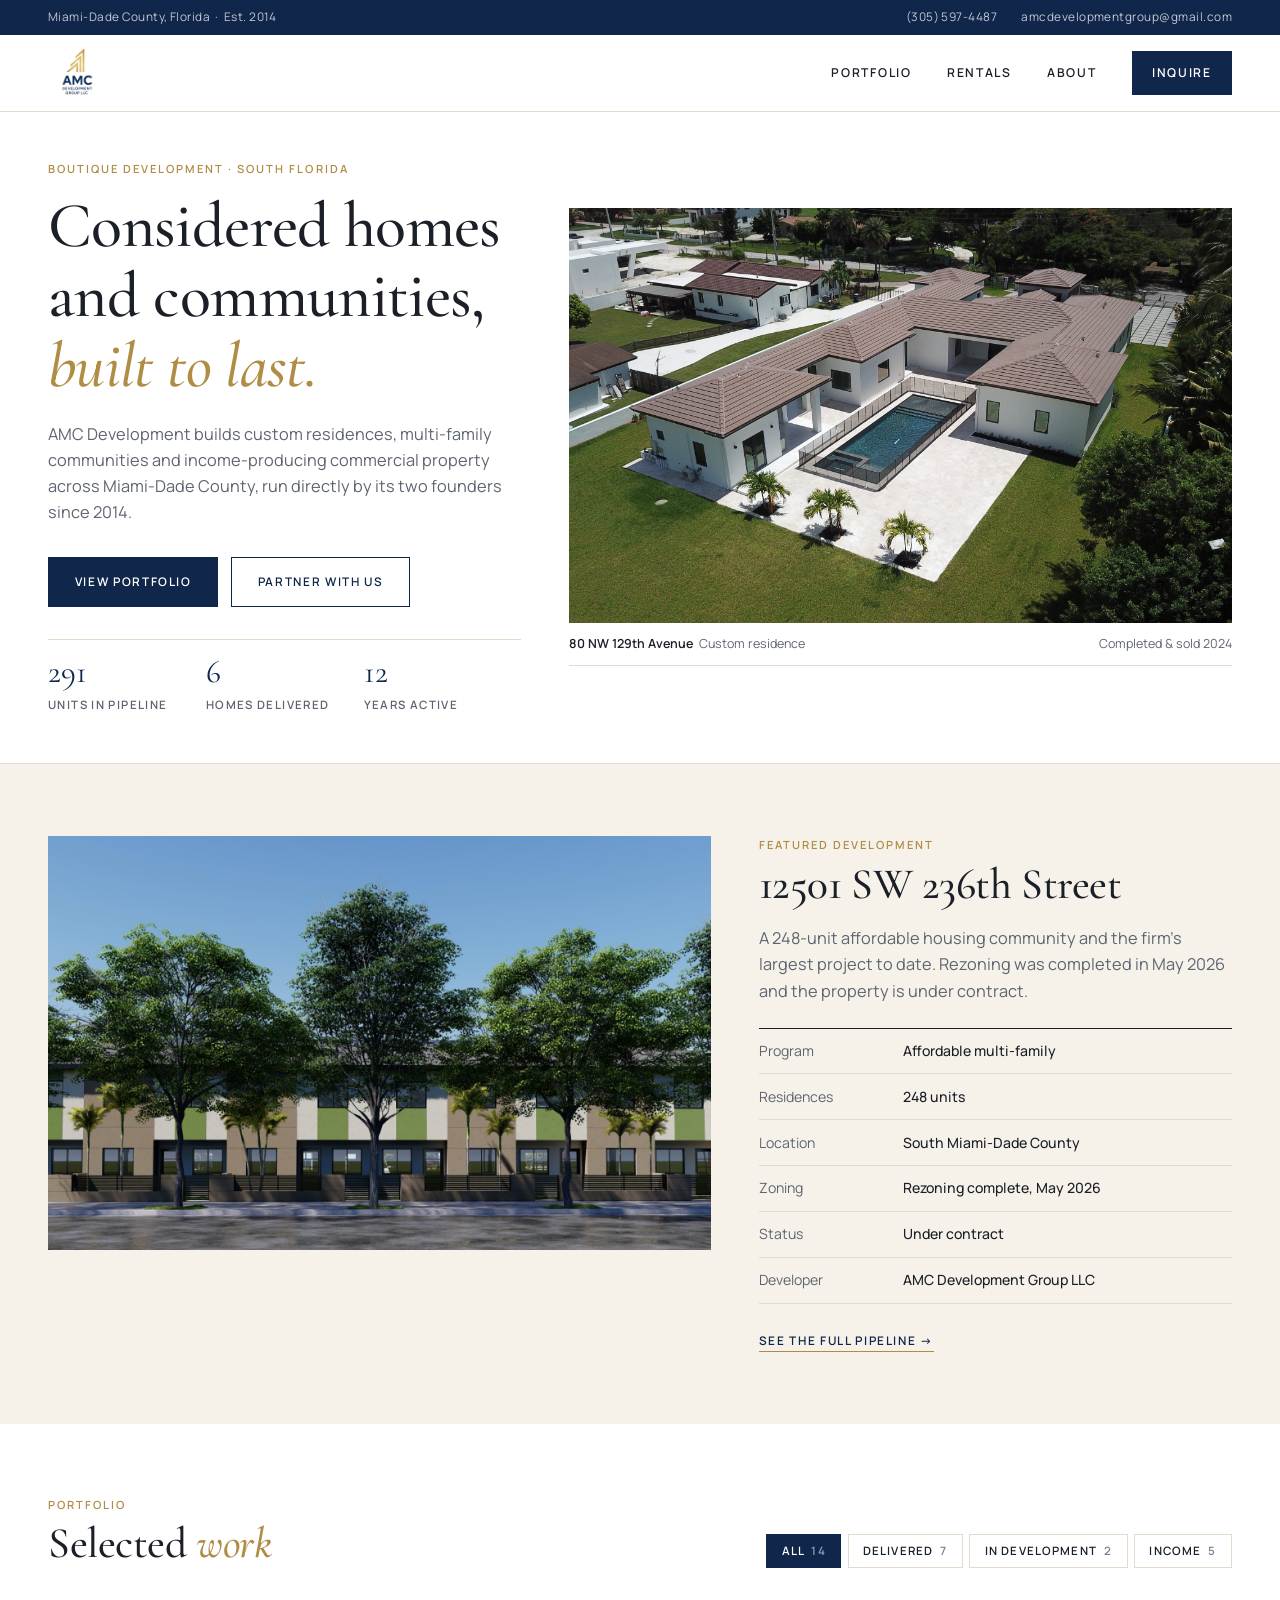
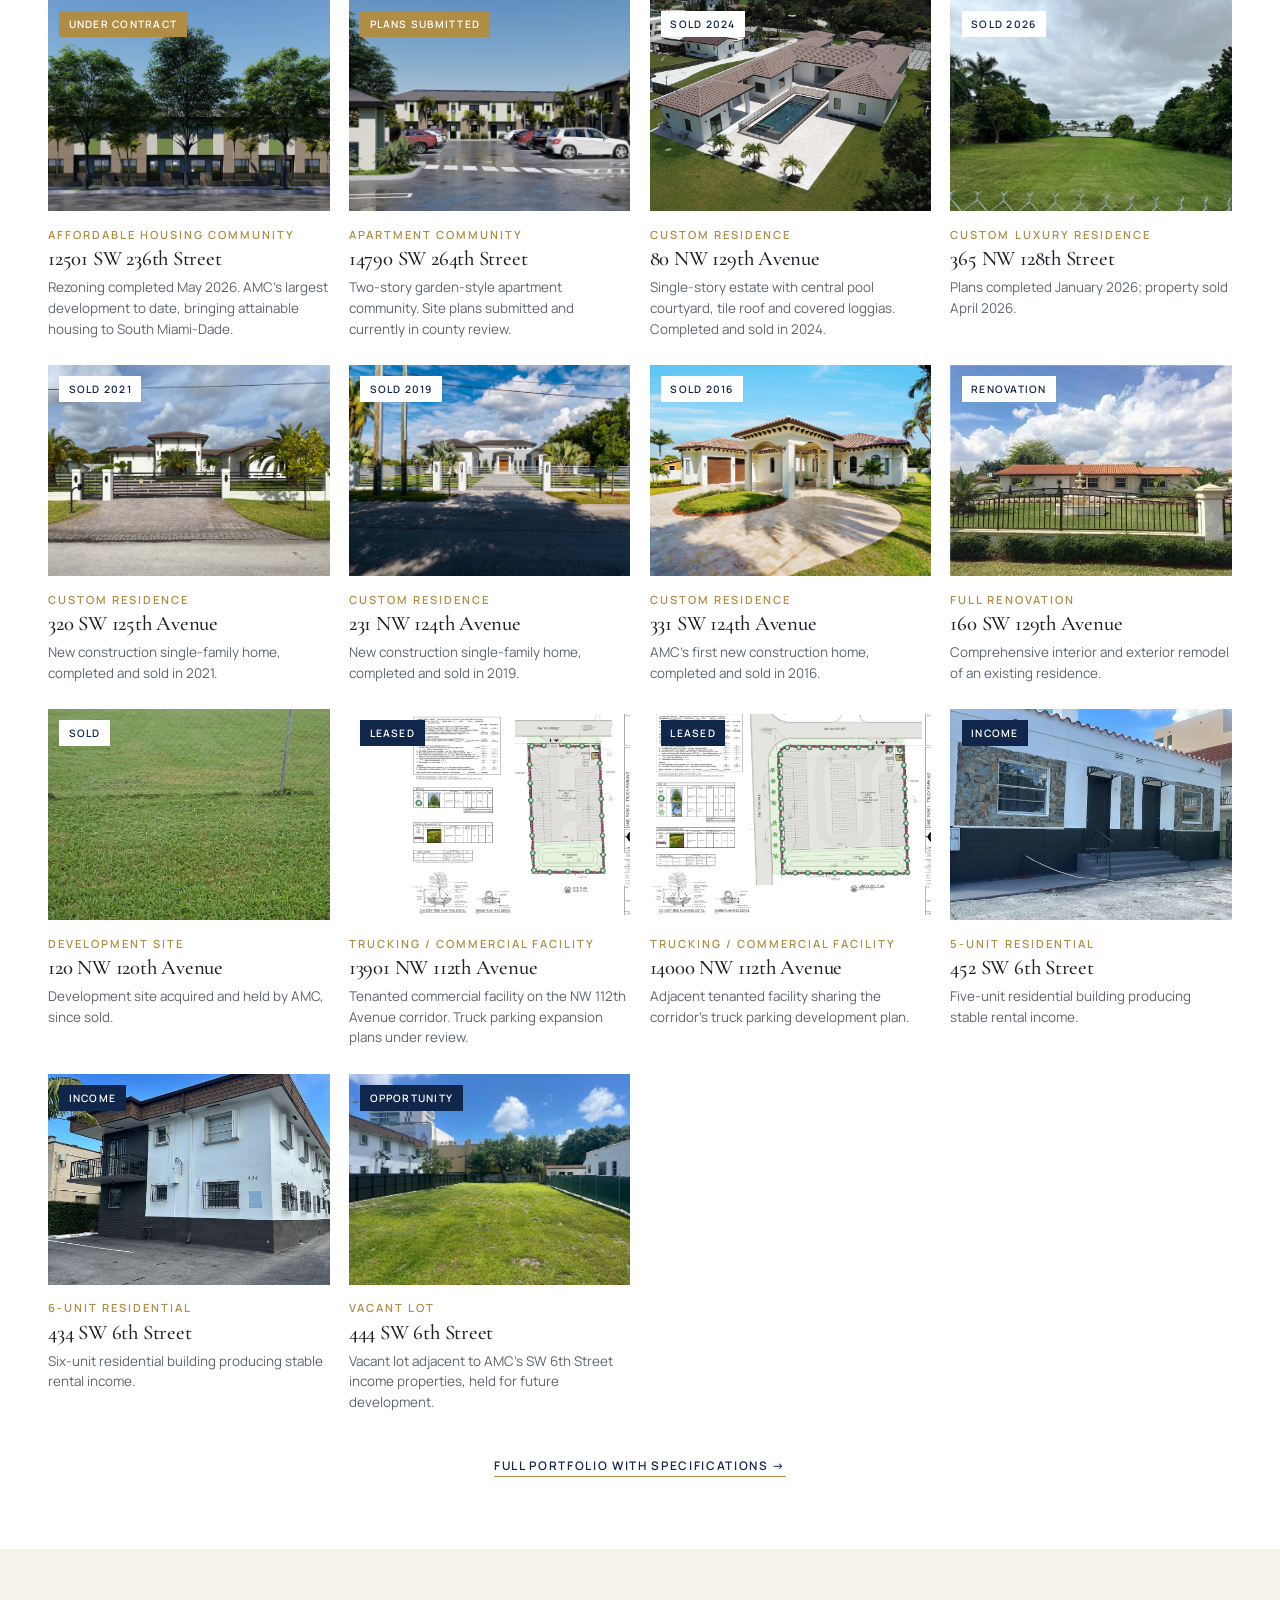
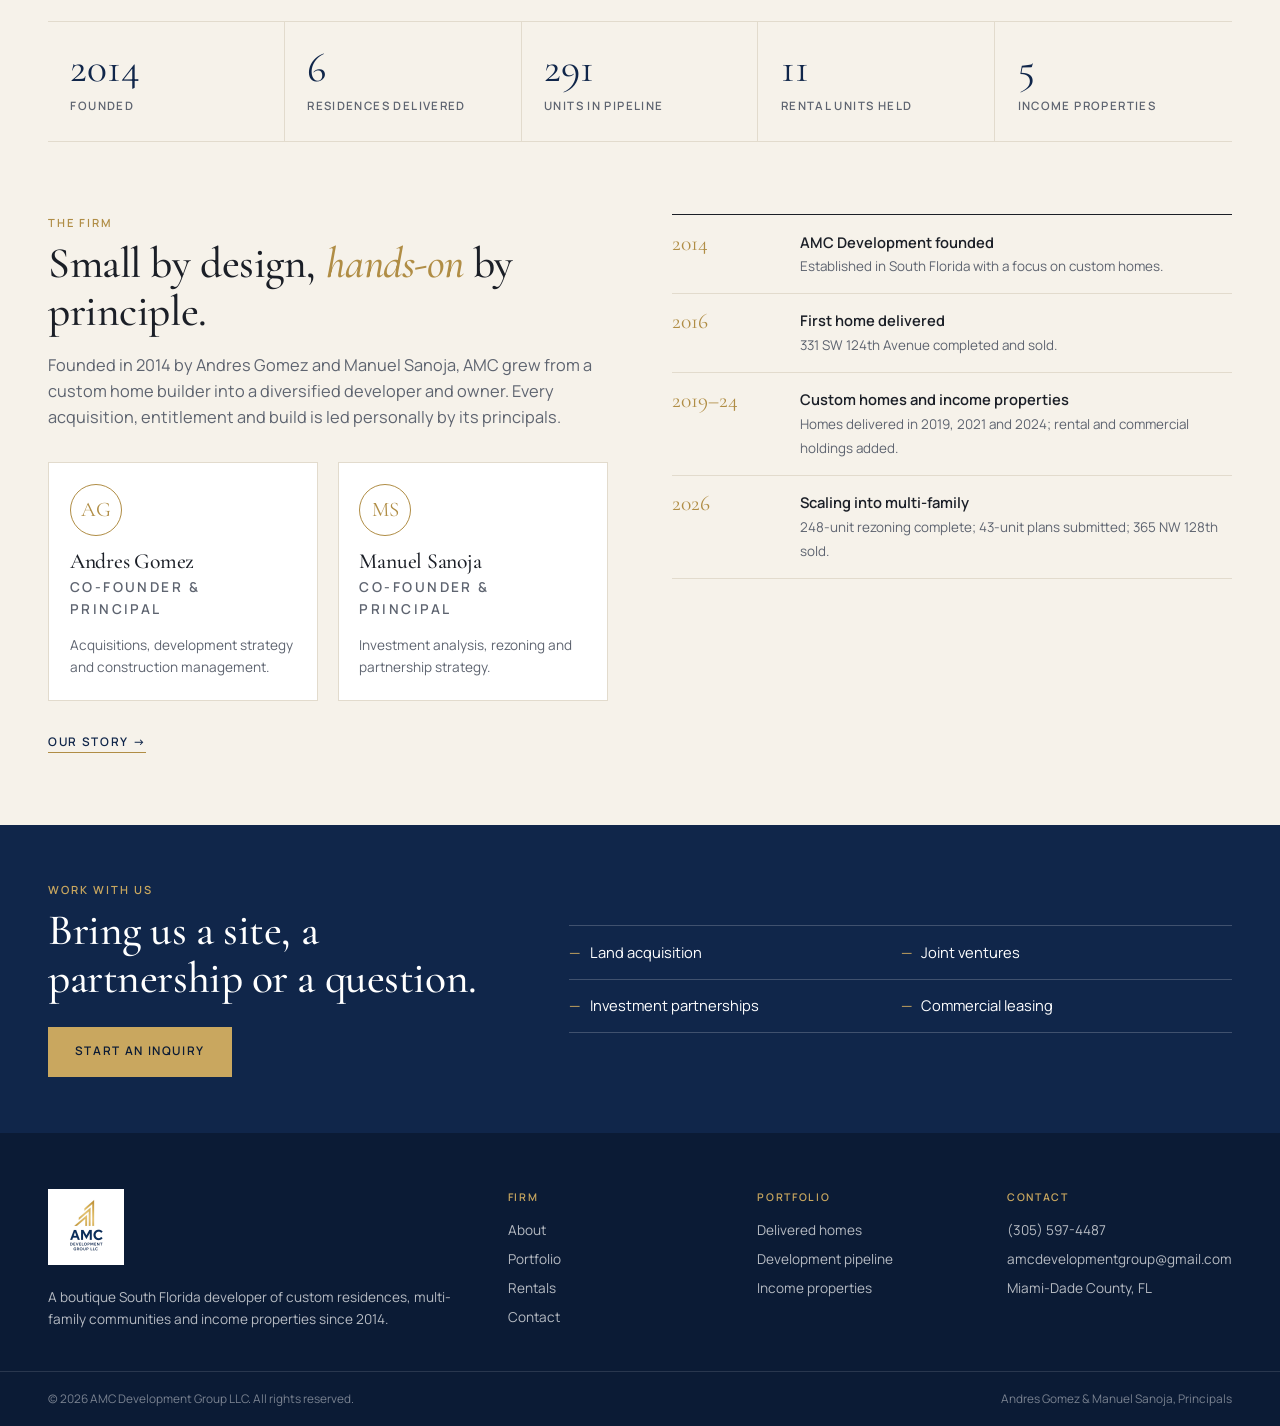
<file: index.html>
<!DOCTYPE html>
<html lang="en">
<head>
  <meta charset="UTF-8" />
  <meta name="viewport" content="width=device-width, initial-scale=1.0" />
  <title>AMC Development Group — Boutique South Florida Developer</title>
  <meta name="description" content="AMC Development Group LLC builds custom residences, multi-family communities and income properties across Miami-Dade County. Founded 2014." />
  <link rel="icon" href="assets/img/logo.jpg" />
  <link rel="stylesheet" href="assets/css/site.css" />
</head>
<body>

  <div class="topbar">
    <div class="wrap">
      <span class="topbar-place">Miami-Dade County, Florida &nbsp;&middot;&nbsp; Est. 2014</span>
      <div class="topbar-contact">
        <a href="tel:+13055974487">(305) 597-4487</a>
        <a href="mailto:amcdevelopmentgroup@gmail.com">amcdevelopmentgroup@gmail.com</a>
      </div>
    </div>
  </div>

  <header class="site-header">
    <div class="wrap">
      <a href="index.html" class="logo"><img src="assets/img/logo.jpg" alt="AMC Development Group LLC" /></a>
      <nav class="menu">
        <a href="portfolio.html">Portfolio</a>
        <a href="rentals.html">Rentals</a>
        <a href="about.html">About</a>
        <a href="contact.html" class="btn btn-solid">Inquire</a>
      </nav>
      <button class="menu-toggle" aria-label="Open menu">Menu</button>
    </div>
  </header>

  <main>
    <!-- HERO -->
    <section class="hero">
      <div class="wrap">
        <div>
          <p class="eyebrow">Boutique Development &middot; South Florida</p>
          <h1>Considered homes and communities, <em>built to last.</em></h1>
          <p class="lead">AMC Development builds custom residences, multi-family communities and income-producing commercial property across Miami-Dade County, run directly by its two founders since 2014.</p>
          <div class="hero-actions">
            <a href="portfolio.html" class="btn btn-solid">View Portfolio</a>
            <a href="contact.html" class="btn btn-line">Partner With Us</a>
          </div>
          <div class="stats stats-mini">
            <div><div class="stat-num">291</div><div class="stat-label">Units in pipeline</div></div>
            <div><div class="stat-num">6</div><div class="stat-label">Homes delivered</div></div>
            <div><div class="stat-num">12</div><div class="stat-label">Years active</div></div>
          </div>
        </div>
        <figure class="hero-figure">
          <img src="assets/img/80-nw-129.jpg" alt="Aerial view of 80 NW 129th Avenue, a single-story custom home with a central pool courtyard" />
          <figcaption><span><strong>80 NW 129th Avenue</strong> &nbsp;Custom residence</span><span>Completed &amp; sold 2024</span></figcaption>
        </figure>
      </div>
    </section>

    <!-- FEATURED DEVELOPMENT -->
    <section class="section">
      <div class="wrap feature">
        <div class="feature-img"><img src="assets/img/12501-sw-236.jpg" alt="Rendering of the 248-unit community at 12501 SW 236th Street" /></div>
        <div>
          <p class="eyebrow">Featured Development</p>
          <h2>12501 SW 236th Street</h2>
          <p class="lead">A 248-unit affordable housing community and the firm&rsquo;s largest project to date. Rezoning was completed in May 2026 and the property is under contract.</p>
          <dl class="spec-sheet">
            <div><dt>Program</dt><dd>Affordable multi-family</dd></div>
            <div><dt>Residences</dt><dd>248 units</dd></div>
            <div><dt>Location</dt><dd>South Miami-Dade County</dd></div>
            <div><dt>Zoning</dt><dd>Rezoning complete, May 2026</dd></div>
            <div><dt>Status</dt><dd>Under contract</dd></div>
            <div><dt>Developer</dt><dd>AMC Development Group LLC</dd></div>
          </dl>
          <p style="margin-top:1.5rem;"><a href="portfolio.html#pipeline" class="link-arrow">See the full pipeline</a></p>
        </div>
      </div>
    </section>

    <!-- PORTFOLIO -->
    <section class="section section-paper">
      <div class="wrap">
        <div class="section-head">
          <div>
            <p class="eyebrow">Portfolio</p>
            <h2>Selected <em>work</em></h2>
          </div>
          <div class="filters" data-grid="home-grid">
            <button data-filter="all" class="active">All</button>
            <button data-filter="delivered">Delivered</button>
            <button data-filter="development">In Development</button>
            <button data-filter="income">Income</button>
          </div>
        </div>
        <div class="project-grid" id="home-grid"></div>
        <p style="margin-top:2.5rem; text-align:center;"><a href="portfolio.html" class="link-arrow">Full portfolio with specifications</a></p>
      </div>
    </section>

    <!-- STATS -->
    <section class="section">
      <div class="wrap">
        <div class="stats">
          <div><div class="stat-num">2014</div><div class="stat-label">Founded</div></div>
          <div><div class="stat-num">6</div><div class="stat-label">Residences delivered</div></div>
          <div><div class="stat-num">291</div><div class="stat-label">Units in pipeline</div></div>
          <div><div class="stat-num">11</div><div class="stat-label">Rental units held</div></div>
          <div><div class="stat-num">5</div><div class="stat-label">Income properties</div></div>
        </div>
      </div>
    </section>

    <!-- FIRM -->
    <section class="section" style="padding-top:0;">
      <div class="wrap split">
        <div>
          <p class="eyebrow">The Firm</p>
          <h2>Small by design, <em>hands-on</em> by principle.</h2>
          <p class="lead">Founded in 2014 by Andres Gomez and Manuel Sanoja, AMC grew from a custom home builder into a diversified developer and owner. Every acquisition, entitlement and build is led personally by its principals.</p>
          <div class="founders">
            <div class="founder"><div class="monogram">AG</div><h3>Andres Gomez</h3><p class="eyebrow">Co-Founder &amp; Principal</p><p>Acquisitions, development strategy and construction management.</p></div>
            <div class="founder"><div class="monogram">MS</div><h3>Manuel Sanoja</h3><p class="eyebrow">Co-Founder &amp; Principal</p><p>Investment analysis, rezoning and partnership strategy.</p></div>
          </div>
          <p style="margin-top:1.8rem;"><a href="about.html" class="link-arrow">Our story</a></p>
        </div>
        <ol class="timeline">
          <li><div class="year">2014</div><div><strong>AMC Development founded</strong><span>Established in South Florida with a focus on custom homes.</span></div></li>
          <li><div class="year">2016</div><div><strong>First home delivered</strong><span>331 SW 124th Avenue completed and sold.</span></div></li>
          <li><div class="year">2019&ndash;24</div><div><strong>Custom homes and income properties</strong><span>Homes delivered in 2019, 2021 and 2024; rental and commercial holdings added.</span></div></li>
          <li><div class="year">2026</div><div><strong>Scaling into multi-family</strong><span>248-unit rezoning complete; 43-unit plans submitted; 365 NW 128th sold.</span></div></li>
        </ol>
      </div>
    </section>

    <!-- INQUIRY BAND -->
    <section class="band">
      <div class="wrap">
        <div>
          <p class="eyebrow">Work With Us</p>
          <h2>Bring us a site, a partnership or a question.</h2>
          <a href="contact.html" class="btn">Start an Inquiry</a>
        </div>
        <ul class="band-list">
          <li>Land acquisition</li>
          <li>Joint ventures</li>
          <li>Investment partnerships</li>
          <li>Commercial leasing</li>
        </ul>
      </div>
    </section>
  </main>

  <footer class="site-footer">
    <div class="wrap footer-grid">
      <div>
        <a href="index.html" class="footer-logo"><img src="assets/img/logo.jpg" alt="AMC Development Group LLC" /></a>
        <p>A boutique South Florida developer of custom residences, multi-family communities and income properties since 2014.</p>
      </div>
      <div>
        <h4>Firm</h4>
        <ul>
          <li><a href="about.html">About</a></li>
          <li><a href="portfolio.html">Portfolio</a></li>
          <li><a href="rentals.html">Rentals</a></li>
          <li><a href="contact.html">Contact</a></li>
        </ul>
      </div>
      <div>
        <h4>Portfolio</h4>
        <ul>
          <li><a href="portfolio.html">Delivered homes</a></li>
          <li><a href="portfolio.html#pipeline">Development pipeline</a></li>
          <li><a href="rentals.html">Income properties</a></li>
        </ul>
      </div>
      <div>
        <h4>Contact</h4>
        <ul>
          <li><a href="tel:+13055974487">(305) 597-4487</a></li>
          <li><a href="mailto:amcdevelopmentgroup@gmail.com">amcdevelopmentgroup@gmail.com</a></li>
          <li>Miami-Dade County, FL</li>
        </ul>
      </div>
    </div>
    <div class="footer-bottom">
      <div class="wrap">
        <span>&copy; 2026 AMC Development Group LLC. All rights reserved.</span>
        <span>Andres Gomez &amp; Manuel Sanoja, Principals</span>
      </div>
    </div>
  </footer>

  <script src="assets/js/projects.js"></script>
  <script src="assets/js/main.js"></script>
</body>
</html>
</file>
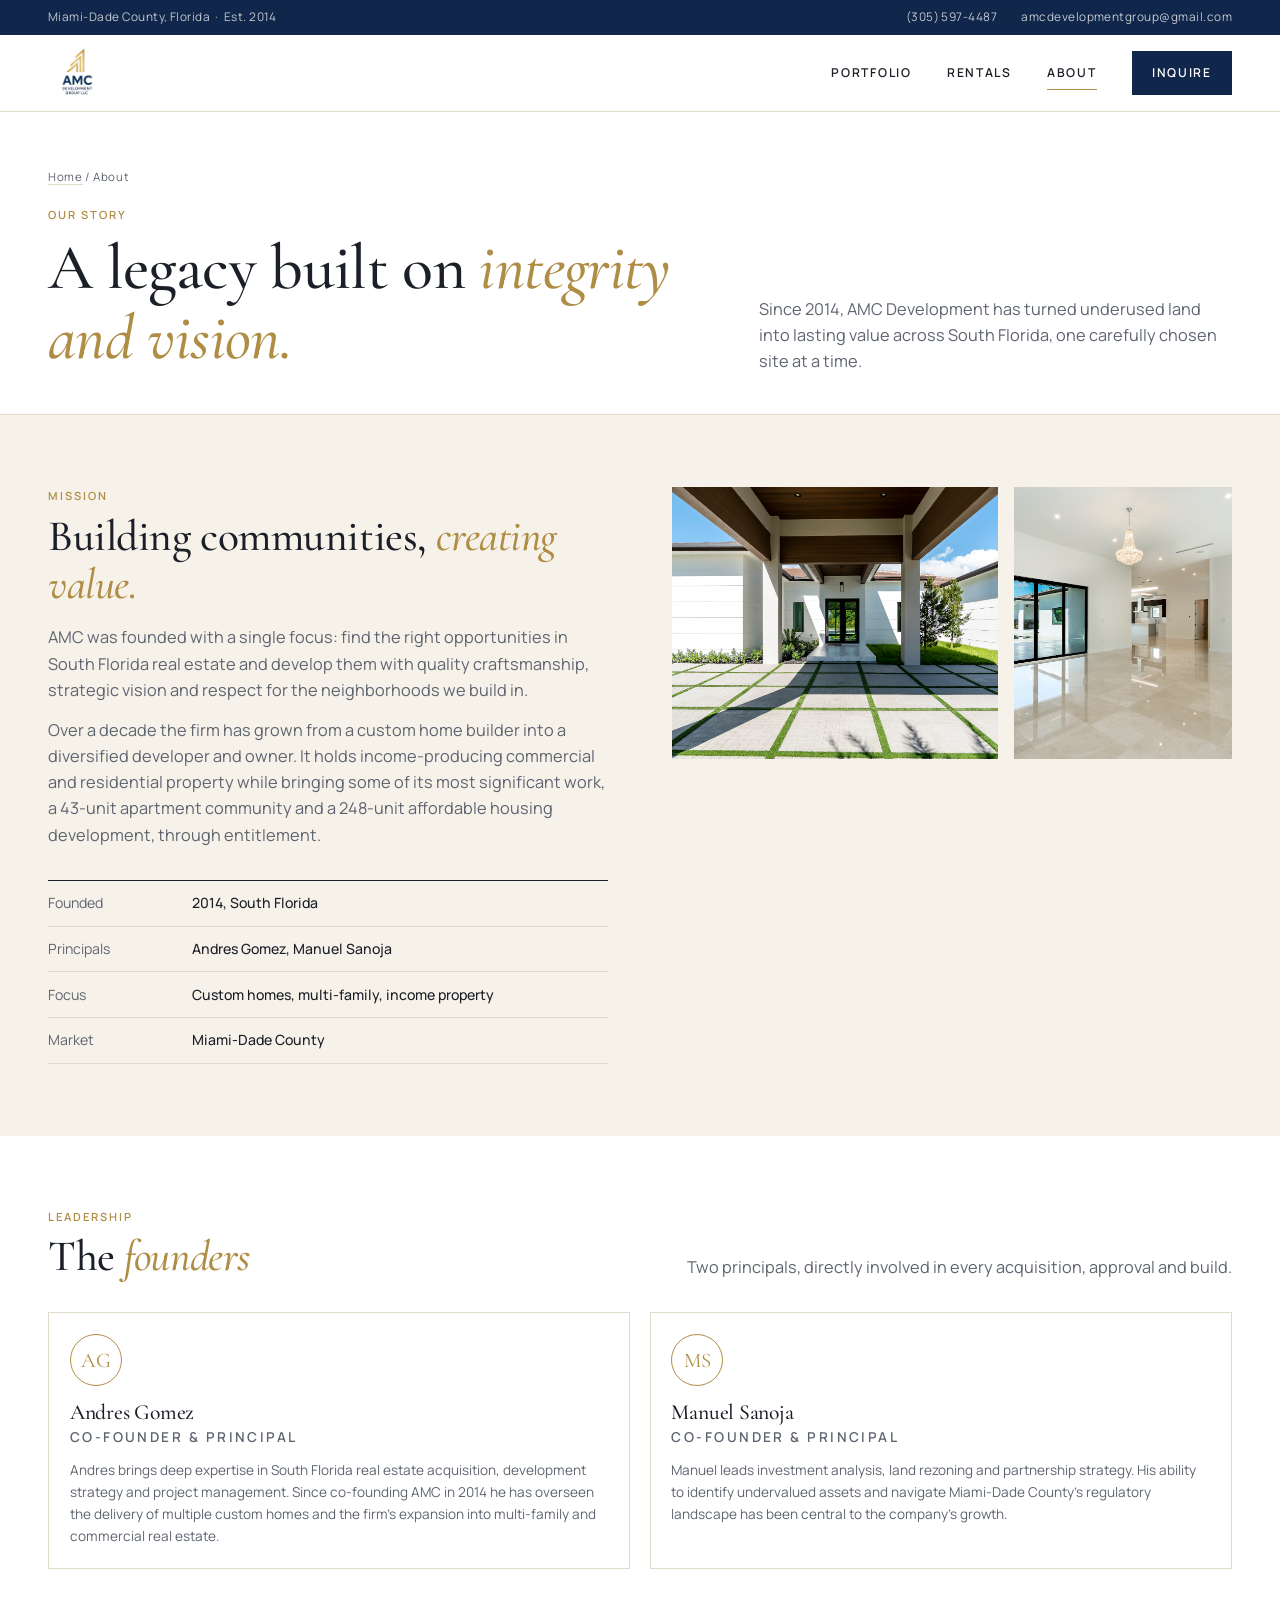
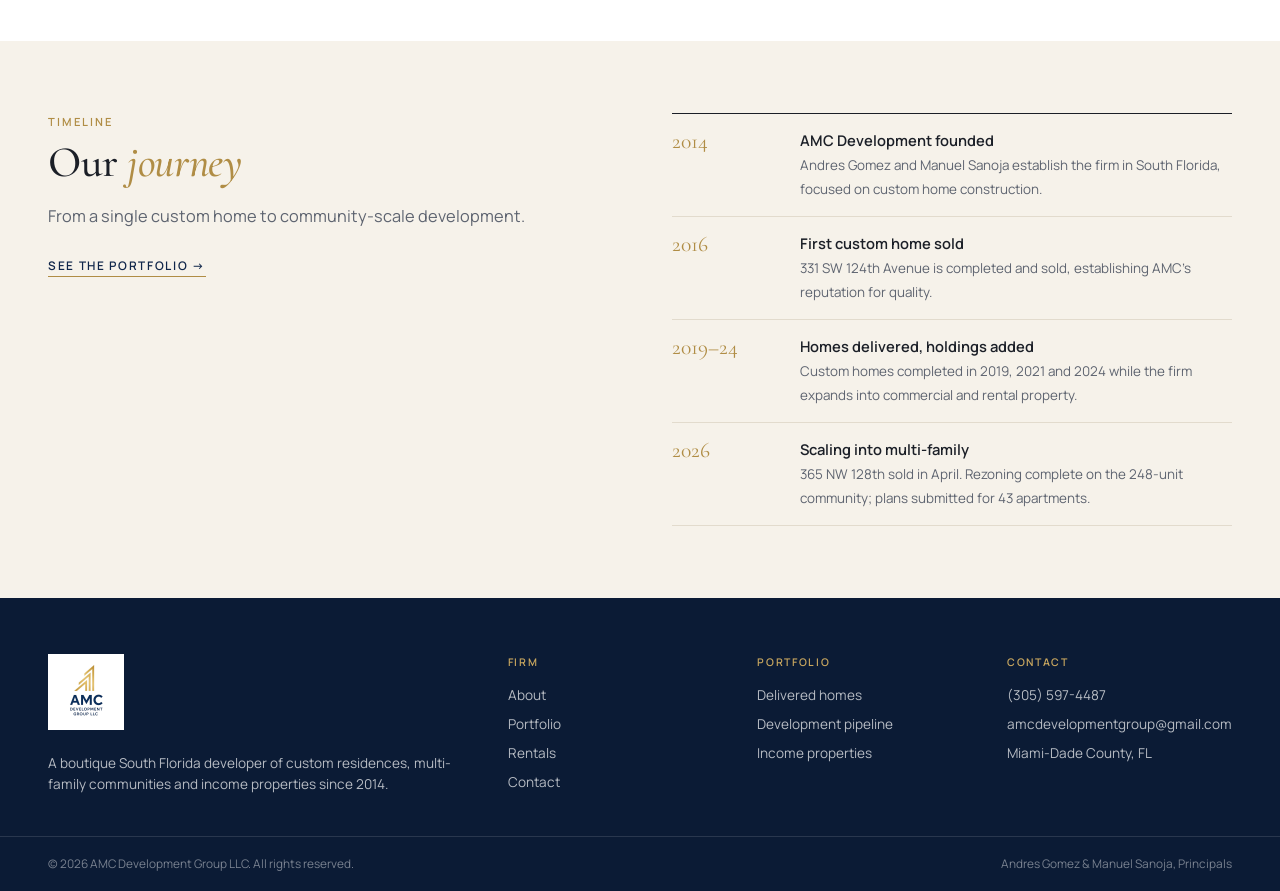
<file: about.html>
<!DOCTYPE html>
<html lang="en">
<head>
  <meta charset="UTF-8" />
  <meta name="viewport" content="width=device-width, initial-scale=1.0" />
  <title>About — AMC Development Group</title>
  <meta name="description" content="AMC Development Group LLC was founded in 2014 by Andres Gomez and Manuel Sanoja. A boutique South Florida developer of homes, multi-family and income property." />
  <link rel="icon" href="assets/img/logo.jpg" />
  <link rel="stylesheet" href="assets/css/site.css" />
</head>
<body>

  <div class="topbar">
    <div class="wrap">
      <span class="topbar-place">Miami-Dade County, Florida &nbsp;&middot;&nbsp; Est. 2014</span>
      <div class="topbar-contact">
        <a href="tel:+13055974487">(305) 597-4487</a>
        <a href="mailto:amcdevelopmentgroup@gmail.com">amcdevelopmentgroup@gmail.com</a>
      </div>
    </div>
  </div>

  <header class="site-header">
    <div class="wrap">
      <a href="index.html" class="logo"><img src="assets/img/logo.jpg" alt="AMC Development Group LLC" /></a>
      <nav class="menu">
        <a href="portfolio.html">Portfolio</a>
        <a href="rentals.html">Rentals</a>
        <a href="about.html" class="active">About</a>
        <a href="contact.html" class="btn btn-solid">Inquire</a>
      </nav>
      <button class="menu-toggle" aria-label="Open menu">Menu</button>
    </div>
  </header>

  <main>
    <section class="page-head">
      <div class="wrap">
        <div>
          <p class="crumbs"><a href="index.html">Home</a> / About</p>
          <p class="eyebrow">Our Story</p>
          <h1>A legacy built on <em>integrity and vision.</em></h1>
        </div>
        <p class="lead">Since 2014, AMC Development has turned underused land into lasting value across South Florida, one carefully chosen site at a time.</p>
      </div>
    </section>

    <section class="section">
      <div class="wrap split">
        <div>
          <p class="eyebrow">Mission</p>
          <h2>Building communities, <em>creating value.</em></h2>
          <p class="lead">AMC was founded with a single focus: find the right opportunities in South Florida real estate and develop them with quality craftsmanship, strategic vision and respect for the neighborhoods we build in.</p>
          <p class="lead">Over a decade the firm has grown from a custom home builder into a diversified developer and owner. It holds income-producing commercial and residential property while bringing some of its most significant work, a 43-unit apartment community and a 248-unit affordable housing development, through entitlement.</p>
          <dl class="spec-sheet" style="margin-top:2rem;">
            <div><dt>Founded</dt><dd>2014, South Florida</dd></div>
            <div><dt>Principals</dt><dd>Andres Gomez, Manuel Sanoja</dd></div>
            <div><dt>Focus</dt><dd>Custom homes, multi-family, income property</dd></div>
            <div><dt>Market</dt><dd>Miami-Dade County</dd></div>
          </dl>
        </div>
        <div class="photo-pair">
          <img src="assets/img/80-nw-129-b.jpg" alt="Entry loggia at 80 NW 129th Avenue" />
          <img src="assets/img/80-nw-129-interior.jpg" alt="Interior great room at 80 NW 129th Avenue" />
        </div>
      </div>
    </section>

    <section class="section section-paper">
      <div class="wrap">
        <div class="section-head">
          <div>
            <p class="eyebrow">Leadership</p>
            <h2>The <em>founders</em></h2>
          </div>
          <p class="lead">Two principals, directly involved in every acquisition, approval and build.</p>
        </div>
        <div class="founders" style="margin-top:0;">
          <div class="founder">
            <div class="monogram">AG</div>
            <h3>Andres Gomez</h3>
            <p class="eyebrow">Co-Founder &amp; Principal</p>
            <p>Andres brings deep expertise in South Florida real estate acquisition, development strategy and project management. Since co-founding AMC in 2014 he has overseen the delivery of multiple custom homes and the firm&rsquo;s expansion into multi-family and commercial real estate.</p>
          </div>
          <div class="founder">
            <div class="monogram">MS</div>
            <h3>Manuel Sanoja</h3>
            <p class="eyebrow">Co-Founder &amp; Principal</p>
            <p>Manuel leads investment analysis, land rezoning and partnership strategy. His ability to identify undervalued assets and navigate Miami-Dade County&rsquo;s regulatory landscape has been central to the company&rsquo;s growth.</p>
          </div>
        </div>
      </div>
    </section>

    <section class="section">
      <div class="wrap split">
        <div>
          <p class="eyebrow">Timeline</p>
          <h2>Our <em>journey</em></h2>
          <p class="lead">From a single custom home to community-scale development.</p>
          <p style="margin-top:1.5rem;"><a href="portfolio.html" class="link-arrow">See the portfolio</a></p>
        </div>
        <ol class="timeline">
          <li><div class="year">2014</div><div><strong>AMC Development founded</strong><span>Andres Gomez and Manuel Sanoja establish the firm in South Florida, focused on custom home construction.</span></div></li>
          <li><div class="year">2016</div><div><strong>First custom home sold</strong><span>331 SW 124th Avenue is completed and sold, establishing AMC&rsquo;s reputation for quality.</span></div></li>
          <li><div class="year">2019&ndash;24</div><div><strong>Homes delivered, holdings added</strong><span>Custom homes completed in 2019, 2021 and 2024 while the firm expands into commercial and rental property.</span></div></li>
          <li><div class="year">2026</div><div><strong>Scaling into multi-family</strong><span>365 NW 128th sold in April. Rezoning complete on the 248-unit community; plans submitted for 43 apartments.</span></div></li>
        </ol>
      </div>
    </section>
  </main>

  <footer class="site-footer">
    <div class="wrap footer-grid">
      <div>
        <a href="index.html" class="footer-logo"><img src="assets/img/logo.jpg" alt="AMC Development Group LLC" /></a>
        <p>A boutique South Florida developer of custom residences, multi-family communities and income properties since 2014.</p>
      </div>
      <div>
        <h4>Firm</h4>
        <ul>
          <li><a href="about.html">About</a></li>
          <li><a href="portfolio.html">Portfolio</a></li>
          <li><a href="rentals.html">Rentals</a></li>
          <li><a href="contact.html">Contact</a></li>
        </ul>
      </div>
      <div>
        <h4>Portfolio</h4>
        <ul>
          <li><a href="portfolio.html">Delivered homes</a></li>
          <li><a href="portfolio.html#pipeline">Development pipeline</a></li>
          <li><a href="rentals.html">Income properties</a></li>
        </ul>
      </div>
      <div>
        <h4>Contact</h4>
        <ul>
          <li><a href="tel:+13055974487">(305) 597-4487</a></li>
          <li><a href="mailto:amcdevelopmentgroup@gmail.com">amcdevelopmentgroup@gmail.com</a></li>
          <li>Miami-Dade County, FL</li>
        </ul>
      </div>
    </div>
    <div class="footer-bottom">
      <div class="wrap">
        <span>&copy; 2026 AMC Development Group LLC. All rights reserved.</span>
        <span>Andres Gomez &amp; Manuel Sanoja, Principals</span>
      </div>
    </div>
  </footer>

  <script src="assets/js/projects.js"></script>
  <script src="assets/js/main.js"></script>
</body>
</html>
</file>
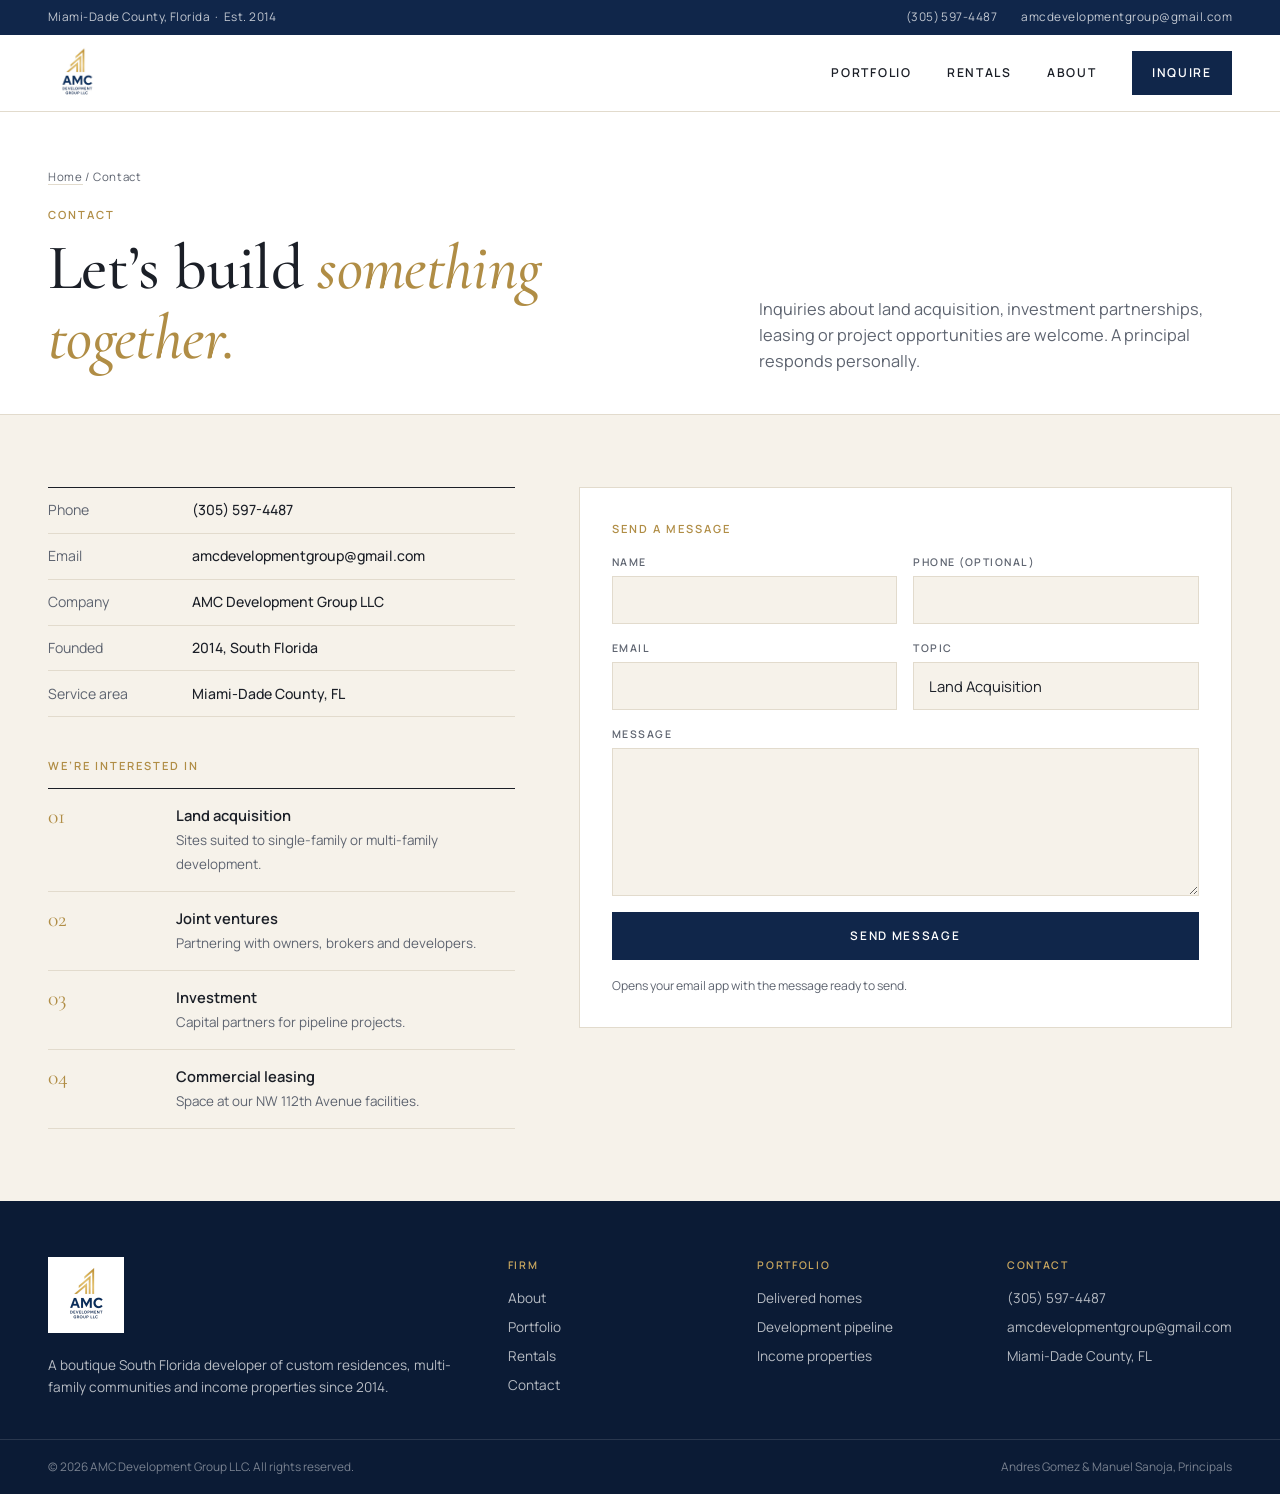
<file: contact.html>
<!DOCTYPE html>
<html lang="en">
<head>
  <meta charset="UTF-8" />
  <meta name="viewport" content="width=device-width, initial-scale=1.0" />
  <title>Contact — AMC Development Group</title>
  <meta name="description" content="Contact AMC Development Group about land acquisition, joint ventures, investment and commercial leasing in Miami-Dade County." />
  <link rel="icon" href="assets/img/logo.jpg" />
  <link rel="stylesheet" href="assets/css/site.css" />
</head>
<body>

  <div class="topbar">
    <div class="wrap">
      <span class="topbar-place">Miami-Dade County, Florida &nbsp;&middot;&nbsp; Est. 2014</span>
      <div class="topbar-contact">
        <a href="tel:+13055974487">(305) 597-4487</a>
        <a href="mailto:amcdevelopmentgroup@gmail.com">amcdevelopmentgroup@gmail.com</a>
      </div>
    </div>
  </div>

  <header class="site-header">
    <div class="wrap">
      <a href="index.html" class="logo"><img src="assets/img/logo.jpg" alt="AMC Development Group LLC" /></a>
      <nav class="menu">
        <a href="portfolio.html">Portfolio</a>
        <a href="rentals.html">Rentals</a>
        <a href="about.html">About</a>
        <a href="contact.html" class="btn btn-solid">Inquire</a>
      </nav>
      <button class="menu-toggle" aria-label="Open menu">Menu</button>
    </div>
  </header>

  <main>
    <section class="page-head">
      <div class="wrap">
        <div>
          <p class="crumbs"><a href="index.html">Home</a> / Contact</p>
          <p class="eyebrow">Contact</p>
          <h1>Let&rsquo;s build <em>something together.</em></h1>
        </div>
        <p class="lead">Inquiries about land acquisition, investment partnerships, leasing or project opportunities are welcome. A principal responds personally.</p>
      </div>
    </section>

    <section class="section">
      <div class="wrap contact-grid">
        <div>
          <dl class="spec-sheet">
            <div><dt>Phone</dt><dd><a href="tel:+13055974487">(305) 597-4487</a></dd></div>
            <div><dt>Email</dt><dd><a href="mailto:amcdevelopmentgroup@gmail.com">amcdevelopmentgroup@gmail.com</a></dd></div>
            <div><dt>Company</dt><dd>AMC Development Group LLC</dd></div>
            <div><dt>Founded</dt><dd>2014, South Florida</dd></div>
            <div><dt>Service area</dt><dd>Miami-Dade County, FL</dd></div>
          </dl>
          <p class="eyebrow" style="margin-top:2.5rem;">We&rsquo;re interested in</p>
          <ol class="timeline" style="margin-top:0.8rem;">
            <li><div class="year">01</div><div><strong>Land acquisition</strong><span>Sites suited to single-family or multi-family development.</span></div></li>
            <li><div class="year">02</div><div><strong>Joint ventures</strong><span>Partnering with owners, brokers and developers.</span></div></li>
            <li><div class="year">03</div><div><strong>Investment</strong><span>Capital partners for pipeline projects.</span></div></li>
            <li><div class="year">04</div><div><strong>Commercial leasing</strong><span>Space at our NW 112th Avenue facilities.</span></div></li>
          </ol>
        </div>

        <form class="contact-form" id="contact-form">
          <p class="eyebrow">Send a Message</p>
          <div class="form-row">
            <div class="field"><label for="name">Name</label><input id="name" name="name" required /></div>
            <div class="field"><label for="phone">Phone (optional)</label><input id="phone" name="phone" type="tel" /></div>
          </div>
          <div class="form-row">
            <div class="field"><label for="email">Email</label><input id="email" name="email" type="email" required /></div>
            <div class="field">
              <label for="subject">Topic</label>
              <select id="subject" name="subject">
                <option>Land Acquisition</option>
                <option>Joint Venture / Partnership</option>
                <option>Investment Inquiry</option>
                <option>Commercial Leasing</option>
                <option>Other</option>
              </select>
            </div>
          </div>
          <div class="field"><label for="message">Message</label><textarea id="message" name="message" rows="6" required></textarea></div>
          <button type="submit" class="btn btn-solid" style="justify-content:center;">Send Message</button>
          <p class="form-note">Opens your email app with the message ready to send.</p>
        </form>
      </div>
    </section>
  </main>

  <footer class="site-footer">
    <div class="wrap footer-grid">
      <div>
        <a href="index.html" class="footer-logo"><img src="assets/img/logo.jpg" alt="AMC Development Group LLC" /></a>
        <p>A boutique South Florida developer of custom residences, multi-family communities and income properties since 2014.</p>
      </div>
      <div>
        <h4>Firm</h4>
        <ul>
          <li><a href="about.html">About</a></li>
          <li><a href="portfolio.html">Portfolio</a></li>
          <li><a href="rentals.html">Rentals</a></li>
          <li><a href="contact.html">Contact</a></li>
        </ul>
      </div>
      <div>
        <h4>Portfolio</h4>
        <ul>
          <li><a href="portfolio.html">Delivered homes</a></li>
          <li><a href="portfolio.html#pipeline">Development pipeline</a></li>
          <li><a href="rentals.html">Income properties</a></li>
        </ul>
      </div>
      <div>
        <h4>Contact</h4>
        <ul>
          <li><a href="tel:+13055974487">(305) 597-4487</a></li>
          <li><a href="mailto:amcdevelopmentgroup@gmail.com">amcdevelopmentgroup@gmail.com</a></li>
          <li>Miami-Dade County, FL</li>
        </ul>
      </div>
    </div>
    <div class="footer-bottom">
      <div class="wrap">
        <span>&copy; 2026 AMC Development Group LLC. All rights reserved.</span>
        <span>Andres Gomez &amp; Manuel Sanoja, Principals</span>
      </div>
    </div>
  </footer>

  <script src="assets/js/projects.js"></script>
  <script src="assets/js/main.js"></script>
</body>
</html>
</file>
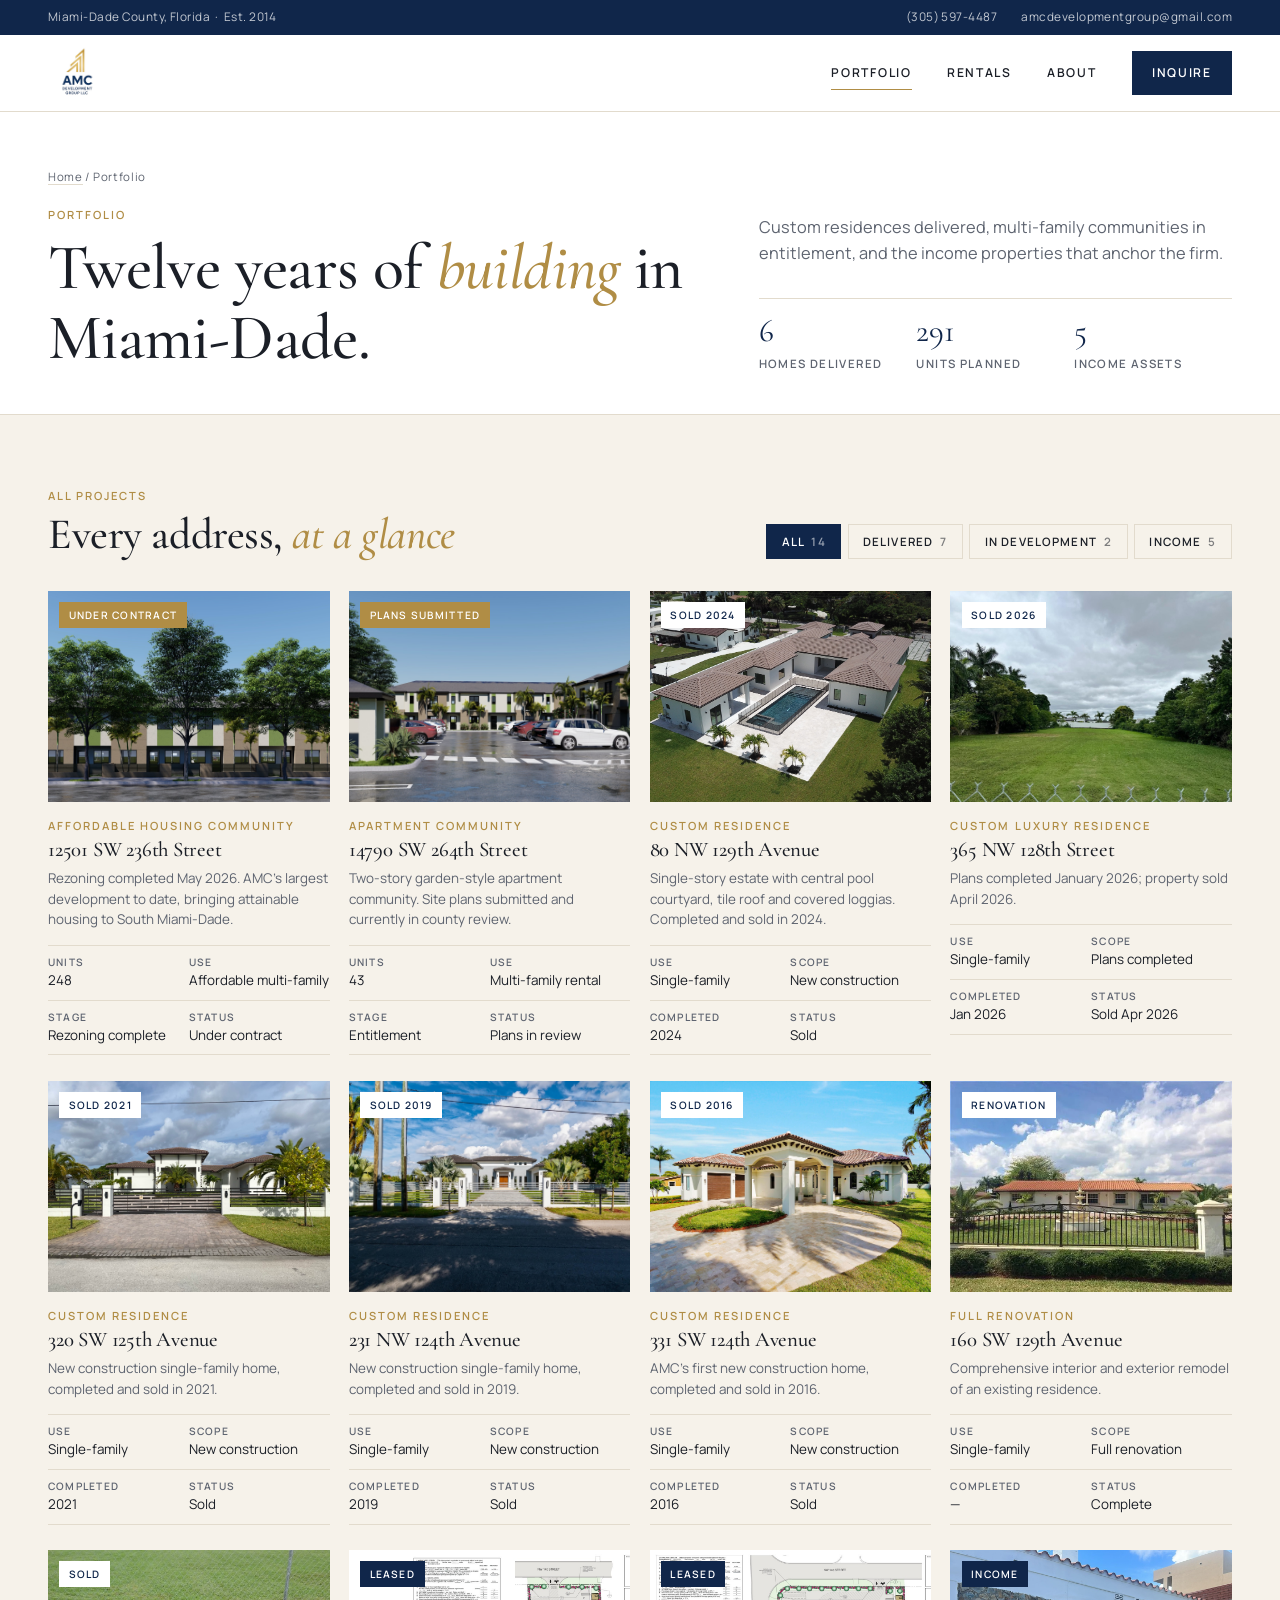
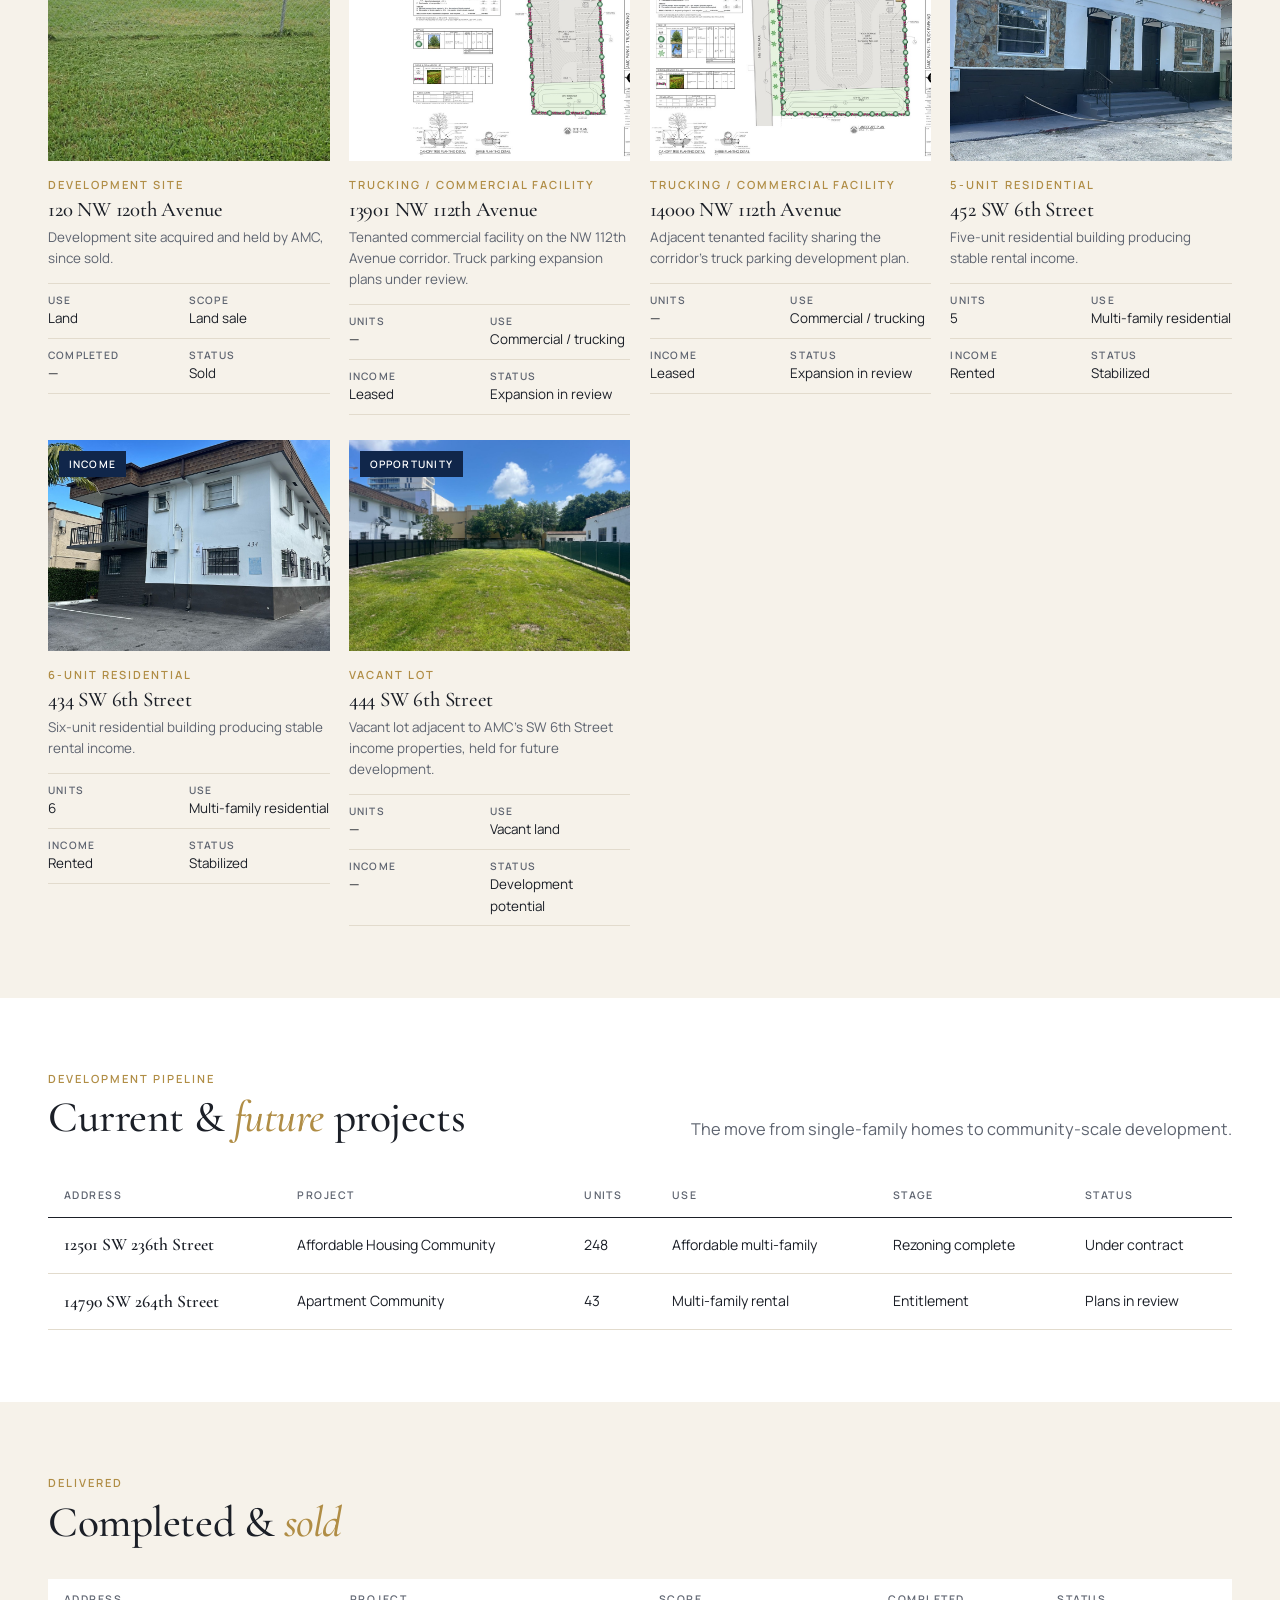
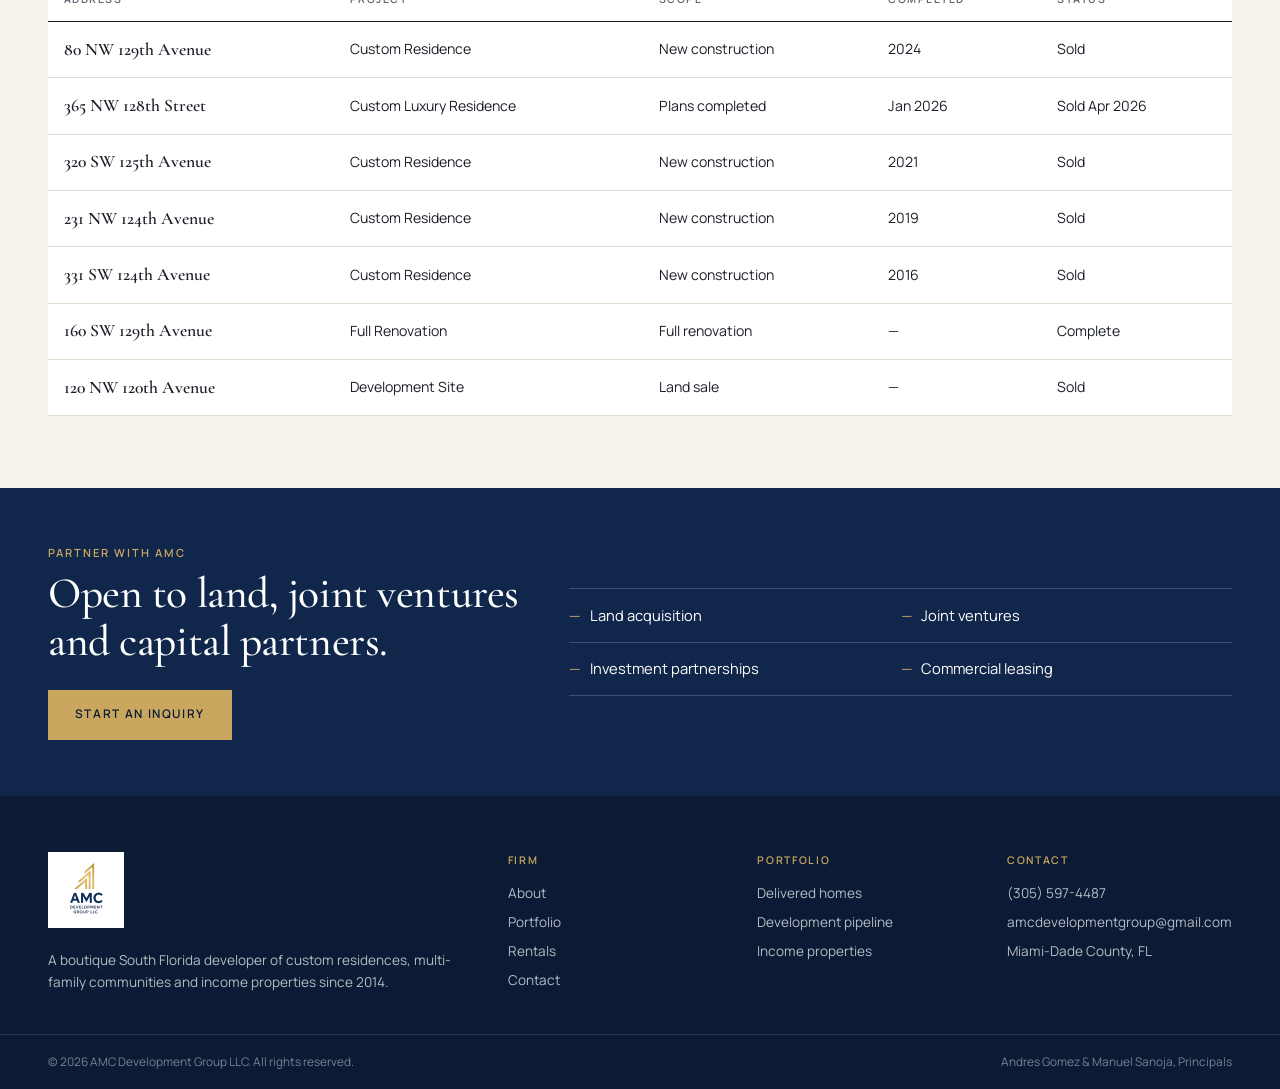
<file: portfolio.html>
<!DOCTYPE html>
<html lang="en">
<head>
  <meta charset="UTF-8" />
  <meta name="viewport" content="width=device-width, initial-scale=1.0" />
  <title>Portfolio — AMC Development Group</title>
  <meta name="description" content="Custom homes delivered, multi-family developments in the pipeline and income properties by AMC Development Group across Miami-Dade County." />
  <link rel="icon" href="assets/img/logo.jpg" />
  <link rel="stylesheet" href="assets/css/site.css" />
</head>
<body>

  <div class="topbar">
    <div class="wrap">
      <span class="topbar-place">Miami-Dade County, Florida &nbsp;&middot;&nbsp; Est. 2014</span>
      <div class="topbar-contact">
        <a href="tel:+13055974487">(305) 597-4487</a>
        <a href="mailto:amcdevelopmentgroup@gmail.com">amcdevelopmentgroup@gmail.com</a>
      </div>
    </div>
  </div>

  <header class="site-header">
    <div class="wrap">
      <a href="index.html" class="logo"><img src="assets/img/logo.jpg" alt="AMC Development Group LLC" /></a>
      <nav class="menu">
        <a href="portfolio.html" class="active">Portfolio</a>
        <a href="rentals.html">Rentals</a>
        <a href="about.html">About</a>
        <a href="contact.html" class="btn btn-solid">Inquire</a>
      </nav>
      <button class="menu-toggle" aria-label="Open menu">Menu</button>
    </div>
  </header>

  <main>
    <section class="page-head">
      <div class="wrap">
        <div>
          <p class="crumbs"><a href="index.html">Home</a> / Portfolio</p>
          <p class="eyebrow">Portfolio</p>
          <h1>Twelve years of <em>building</em> in Miami-Dade.</h1>
        </div>
        <div>
          <p class="lead">Custom residences delivered, multi-family communities in entitlement, and the income properties that anchor the firm.</p>
          <div class="stats stats-mini">
            <div><div class="stat-num">6</div><div class="stat-label">Homes delivered</div></div>
            <div><div class="stat-num">291</div><div class="stat-label">Units planned</div></div>
            <div><div class="stat-num">5</div><div class="stat-label">Income assets</div></div>
          </div>
        </div>
      </div>
    </section>

    <section class="section">
      <div class="wrap">
        <div class="section-head">
          <div>
            <p class="eyebrow">All Projects</p>
            <h2>Every address, <em>at a glance</em></h2>
          </div>
          <div class="filters" data-grid="portfolio-grid">
            <button data-filter="all" class="active">All</button>
            <button data-filter="delivered">Delivered</button>
            <button data-filter="development">In Development</button>
            <button data-filter="income">Income</button>
          </div>
        </div>
        <div class="project-grid" id="portfolio-grid" data-specs></div>
      </div>
    </section>

    <section class="section section-paper" id="pipeline">
      <div class="wrap">
        <div class="section-head">
          <div>
            <p class="eyebrow">Development Pipeline</p>
            <h2>Current &amp; <em>future</em> projects</h2>
          </div>
          <p class="lead">The move from single-family homes to community-scale development.</p>
        </div>
        <div class="table-wrap">
          <table class="data-table">
            <thead><tr><th>Address</th><th>Project</th><th>Units</th><th>Use</th><th>Stage</th><th>Status</th></tr></thead>
            <tbody data-table="development" data-cols="Units,Use,Stage,Status"></tbody>
          </table>
        </div>
      </div>
    </section>

    <section class="section">
      <div class="wrap">
        <div class="section-head">
          <div>
            <p class="eyebrow">Delivered</p>
            <h2>Completed &amp; <em>sold</em></h2>
          </div>
        </div>
        <div class="table-wrap">
          <table class="data-table">
            <thead><tr><th>Address</th><th>Project</th><th>Scope</th><th>Completed</th><th>Status</th></tr></thead>
            <tbody data-table="delivered" data-cols="Scope,Completed,Status"></tbody>
          </table>
        </div>
      </div>
    </section>

    <section class="band">
      <div class="wrap">
        <div>
          <p class="eyebrow">Partner With AMC</p>
          <h2>Open to land, joint ventures and capital partners.</h2>
          <a href="contact.html" class="btn">Start an Inquiry</a>
        </div>
        <ul class="band-list">
          <li>Land acquisition</li>
          <li>Joint ventures</li>
          <li>Investment partnerships</li>
          <li>Commercial leasing</li>
        </ul>
      </div>
    </section>
  </main>

  <footer class="site-footer">
    <div class="wrap footer-grid">
      <div>
        <a href="index.html" class="footer-logo"><img src="assets/img/logo.jpg" alt="AMC Development Group LLC" /></a>
        <p>A boutique South Florida developer of custom residences, multi-family communities and income properties since 2014.</p>
      </div>
      <div>
        <h4>Firm</h4>
        <ul>
          <li><a href="about.html">About</a></li>
          <li><a href="portfolio.html">Portfolio</a></li>
          <li><a href="rentals.html">Rentals</a></li>
          <li><a href="contact.html">Contact</a></li>
        </ul>
      </div>
      <div>
        <h4>Portfolio</h4>
        <ul>
          <li><a href="portfolio.html">Delivered homes</a></li>
          <li><a href="portfolio.html#pipeline">Development pipeline</a></li>
          <li><a href="rentals.html">Income properties</a></li>
        </ul>
      </div>
      <div>
        <h4>Contact</h4>
        <ul>
          <li><a href="tel:+13055974487">(305) 597-4487</a></li>
          <li><a href="mailto:amcdevelopmentgroup@gmail.com">amcdevelopmentgroup@gmail.com</a></li>
          <li>Miami-Dade County, FL</li>
        </ul>
      </div>
    </div>
    <div class="footer-bottom">
      <div class="wrap">
        <span>&copy; 2026 AMC Development Group LLC. All rights reserved.</span>
        <span>Andres Gomez &amp; Manuel Sanoja, Principals</span>
      </div>
    </div>
  </footer>

  <script src="assets/js/projects.js"></script>
  <script src="assets/js/main.js"></script>
</body>
</html>
</file>
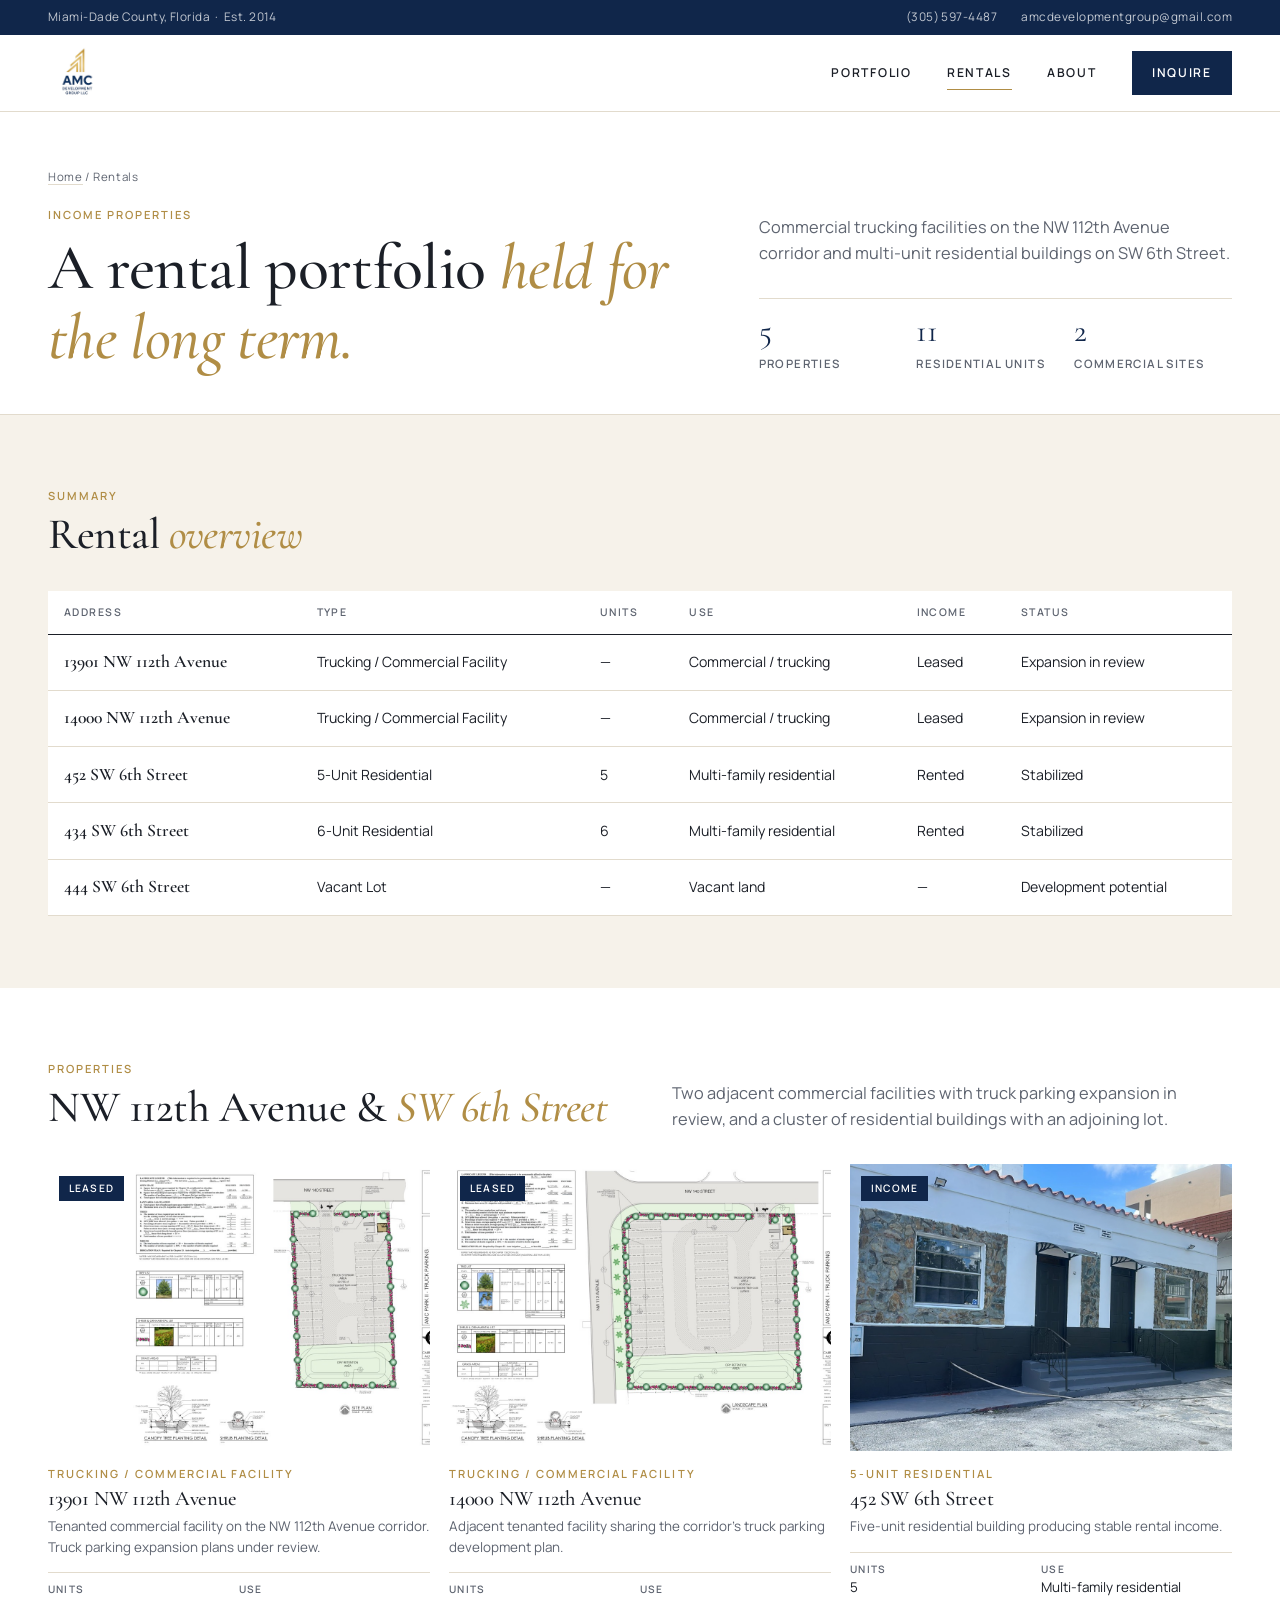
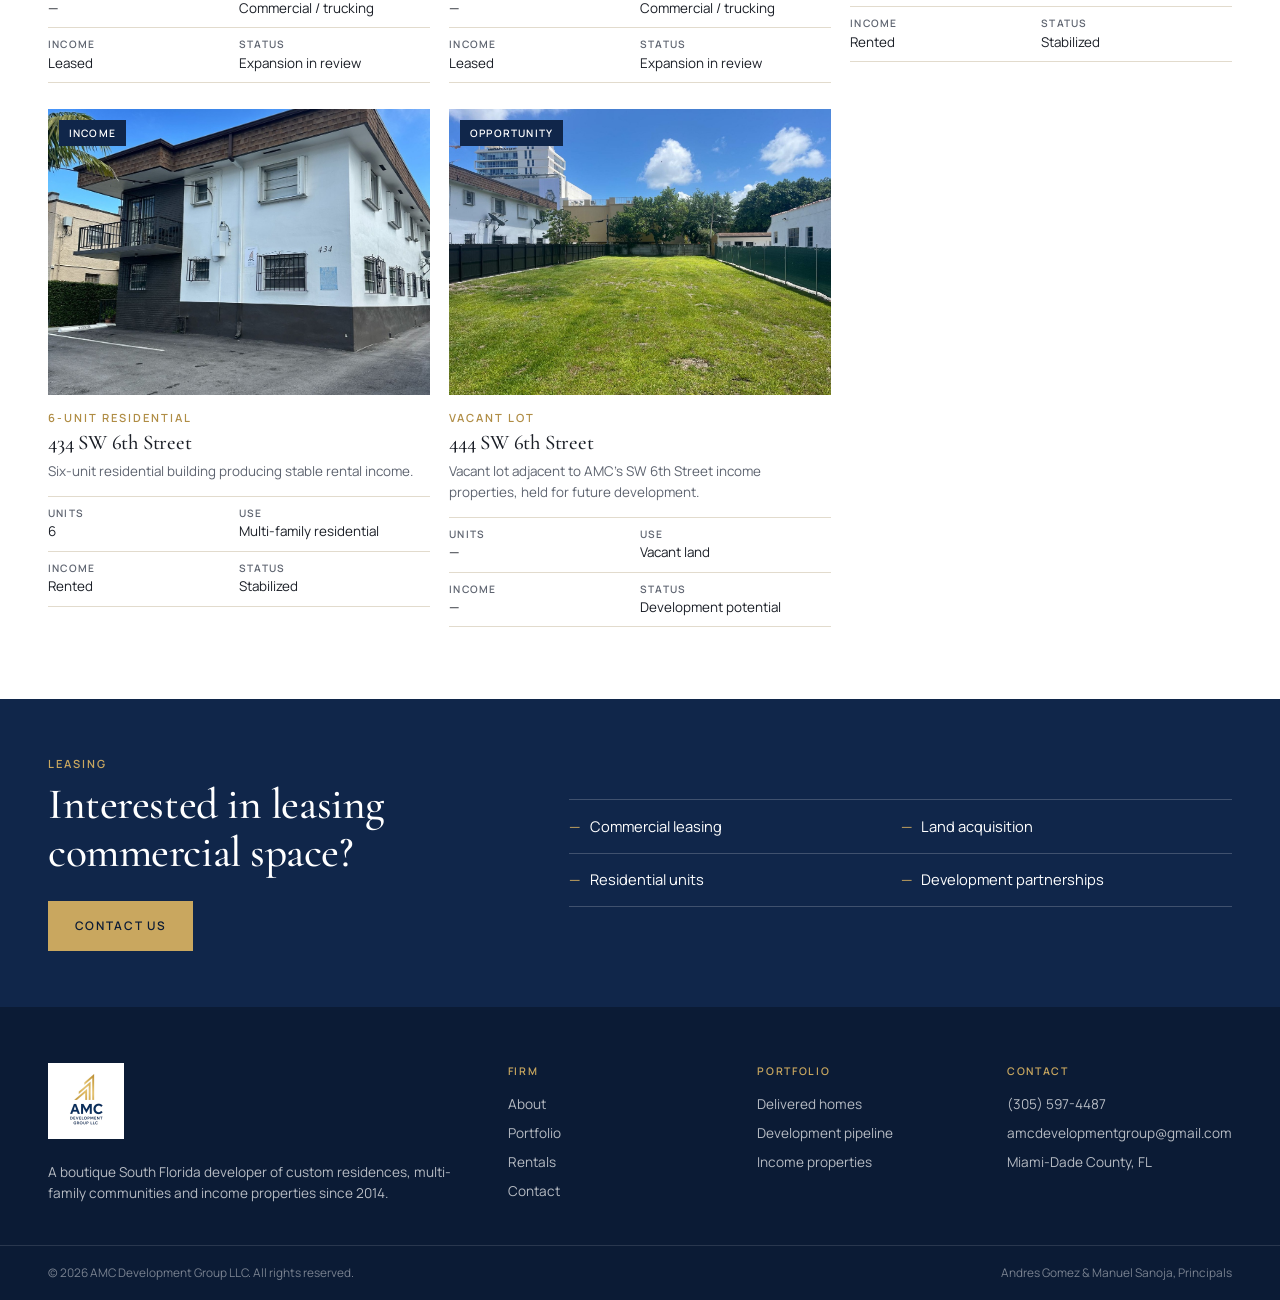
<file: rentals.html>
<!DOCTYPE html>
<html lang="en">
<head>
  <meta charset="UTF-8" />
  <meta name="viewport" content="width=device-width, initial-scale=1.0" />
  <title>Rentals — AMC Development Group</title>
  <meta name="description" content="AMC Development Group's income properties: commercial trucking facilities on NW 112th Avenue and multi-unit residential buildings on SW 6th Street." />
  <link rel="icon" href="assets/img/logo.jpg" />
  <link rel="stylesheet" href="assets/css/site.css" />
</head>
<body>

  <div class="topbar">
    <div class="wrap">
      <span class="topbar-place">Miami-Dade County, Florida &nbsp;&middot;&nbsp; Est. 2014</span>
      <div class="topbar-contact">
        <a href="tel:+13055974487">(305) 597-4487</a>
        <a href="mailto:amcdevelopmentgroup@gmail.com">amcdevelopmentgroup@gmail.com</a>
      </div>
    </div>
  </div>

  <header class="site-header">
    <div class="wrap">
      <a href="index.html" class="logo"><img src="assets/img/logo.jpg" alt="AMC Development Group LLC" /></a>
      <nav class="menu">
        <a href="portfolio.html">Portfolio</a>
        <a href="rentals.html" class="active">Rentals</a>
        <a href="about.html">About</a>
        <a href="contact.html" class="btn btn-solid">Inquire</a>
      </nav>
      <button class="menu-toggle" aria-label="Open menu">Menu</button>
    </div>
  </header>

  <main>
    <section class="page-head">
      <div class="wrap">
        <div>
          <p class="crumbs"><a href="index.html">Home</a> / Rentals</p>
          <p class="eyebrow">Income Properties</p>
          <h1>A rental portfolio <em>held for the long term.</em></h1>
        </div>
        <div>
          <p class="lead">Commercial trucking facilities on the NW 112th Avenue corridor and multi-unit residential buildings on SW 6th Street.</p>
          <div class="stats stats-mini">
            <div><div class="stat-num">5</div><div class="stat-label">Properties</div></div>
            <div><div class="stat-num">11</div><div class="stat-label">Residential units</div></div>
            <div><div class="stat-num">2</div><div class="stat-label">Commercial sites</div></div>
          </div>
        </div>
      </div>
    </section>

    <section class="section">
      <div class="wrap">
        <div class="section-head">
          <div>
            <p class="eyebrow">Summary</p>
            <h2>Rental <em>overview</em></h2>
          </div>
        </div>
        <div class="table-wrap">
          <table class="data-table">
            <thead><tr><th>Address</th><th>Type</th><th>Units</th><th>Use</th><th>Income</th><th>Status</th></tr></thead>
            <tbody data-table="income" data-cols="Units,Use,Income,Status"></tbody>
          </table>
        </div>
      </div>
    </section>

    <section class="section section-paper">
      <div class="wrap">
        <div class="section-head">
          <div>
            <p class="eyebrow">Properties</p>
            <h2>NW 112th Avenue &amp; <em>SW 6th Street</em></h2>
          </div>
          <p class="lead">Two adjacent commercial facilities with truck parking expansion in review, and a cluster of residential buildings with an adjoining lot.</p>
        </div>
        <div class="project-grid cols-3" data-cats="income" data-specs></div>
      </div>
    </section>

    <section class="band">
      <div class="wrap">
        <div>
          <p class="eyebrow">Leasing</p>
          <h2>Interested in leasing commercial space?</h2>
          <a href="contact.html" class="btn">Contact Us</a>
        </div>
        <ul class="band-list">
          <li>Commercial leasing</li>
          <li>Land acquisition</li>
          <li>Residential units</li>
          <li>Development partnerships</li>
        </ul>
      </div>
    </section>
  </main>

  <footer class="site-footer">
    <div class="wrap footer-grid">
      <div>
        <a href="index.html" class="footer-logo"><img src="assets/img/logo.jpg" alt="AMC Development Group LLC" /></a>
        <p>A boutique South Florida developer of custom residences, multi-family communities and income properties since 2014.</p>
      </div>
      <div>
        <h4>Firm</h4>
        <ul>
          <li><a href="about.html">About</a></li>
          <li><a href="portfolio.html">Portfolio</a></li>
          <li><a href="rentals.html">Rentals</a></li>
          <li><a href="contact.html">Contact</a></li>
        </ul>
      </div>
      <div>
        <h4>Portfolio</h4>
        <ul>
          <li><a href="portfolio.html">Delivered homes</a></li>
          <li><a href="portfolio.html#pipeline">Development pipeline</a></li>
          <li><a href="rentals.html">Income properties</a></li>
        </ul>
      </div>
      <div>
        <h4>Contact</h4>
        <ul>
          <li><a href="tel:+13055974487">(305) 597-4487</a></li>
          <li><a href="mailto:amcdevelopmentgroup@gmail.com">amcdevelopmentgroup@gmail.com</a></li>
          <li>Miami-Dade County, FL</li>
        </ul>
      </div>
    </div>
    <div class="footer-bottom">
      <div class="wrap">
        <span>&copy; 2026 AMC Development Group LLC. All rights reserved.</span>
        <span>Andres Gomez &amp; Manuel Sanoja, Principals</span>
      </div>
    </div>
  </footer>

  <script src="assets/js/projects.js"></script>
  <script src="assets/js/main.js"></script>
</body>
</html>
</file>
<file: assets/css/site.css>
@import url('https://fonts.googleapis.com/css2?family=Cormorant+Garamond:ital,wght@0,400;0,500;0,600;1,400;1,500&family=Manrope:wght@400;500;600&display=swap');

/* ── TOKENS ── (navy + gold come from the logo) */
:root {
  --navy:    #10264A;
  --navy-2:  #0B1B35;
  --gold:    #B08D45;
  --gold-2:  #C9A75F;
  --cream:   #F6F2EA;
  --paper:   #FFFFFF;
  --ink:     #1B1F27;
  --muted:   #5E6470;
  --line:    #E2DBCD;
  --serif:   'Cormorant Garamond', Georgia, serif;
  --sans:    'Manrope', system-ui, sans-serif;
  --wrap:    1280px;
  --gutter:  clamp(16px, 4vw, 48px);
}

/* ── BASE ── */
*, *::before, *::after { box-sizing: border-box; margin: 0; padding: 0; }
body { font-family: var(--sans); font-size: 15px; line-height: 1.6; color: var(--ink); background: var(--cream); -webkit-font-smoothing: antialiased; }
a { color: inherit; text-decoration: none; }
img { max-width: 100%; display: block; }
ul { list-style: none; }
.wrap { max-width: var(--wrap); margin: 0 auto; padding: 0 var(--gutter); }

h1, h2, h3 { font-family: var(--serif); font-weight: 500; line-height: 1.1; letter-spacing: -0.01em; }
h1 { font-size: clamp(2.6rem, 5vw, 4.2rem); }
h2 { font-size: clamp(2rem, 3.4vw, 2.9rem); }
h3 { font-size: 1.4rem; }
h1 em, h2 em { font-style: italic; color: var(--gold); }

.eyebrow { font-size: 0.7rem; font-weight: 600; letter-spacing: 0.18em; text-transform: uppercase; color: var(--gold); }
.lead { color: var(--muted); font-size: 1.02rem; max-width: 560px; }

.btn { display: inline-flex; align-items: center; gap: 0.6rem; font-size: 0.74rem; font-weight: 600; letter-spacing: 0.14em; text-transform: uppercase; padding: 0.9rem 1.6rem; border: 1px solid var(--navy); transition: background 0.2s, color 0.2s; cursor: pointer; font-family: var(--sans); }
.btn-solid { background: var(--navy); color: #fff; }
.btn-solid:hover { background: var(--navy-2); }
.btn-line { background: transparent; color: var(--navy); }
.btn-line:hover { background: var(--navy); color: #fff; }
.link-arrow { font-size: 0.74rem; font-weight: 600; letter-spacing: 0.14em; text-transform: uppercase; color: var(--navy); border-bottom: 1px solid var(--gold); padding-bottom: 2px; }
.link-arrow::after { content: ' \2192'; }

/* ── TOP BAR + HEADER ── */
.topbar { background: var(--navy); color: rgba(255,255,255,0.75); font-size: 0.74rem; letter-spacing: 0.04em; }
.topbar .wrap { display: flex; justify-content: space-between; gap: 1rem; padding-top: 0.5rem; padding-bottom: 0.5rem; }
.topbar a:hover { color: #fff; }
.topbar-contact { display: flex; gap: 1.5rem; }

.site-header { background: var(--paper); border-bottom: 1px solid var(--line); position: sticky; top: 0; z-index: 50; }
.site-header .wrap { display: flex; align-items: center; justify-content: space-between; height: 76px; }
.logo img { height: 58px; width: auto; }
.menu { display: flex; align-items: center; gap: 2.2rem; }
.menu a { font-size: 0.76rem; font-weight: 600; letter-spacing: 0.14em; text-transform: uppercase; color: var(--ink); padding: 0.4rem 0; border-bottom: 1px solid transparent; }
.menu a:hover, .menu a.active { border-bottom-color: var(--gold); }
.menu .btn { padding: 0.7rem 1.2rem; color: #fff; border-bottom: 1px solid var(--navy); }
.menu-toggle { display: none; background: none; border: 0; font: 600 0.74rem var(--sans); letter-spacing: 0.14em; text-transform: uppercase; color: var(--navy); cursor: pointer; }

/* ── SECTIONS ── */
.section { padding: 4.5rem 0; }
.section-paper { background: var(--paper); }
.section-head { display: flex; justify-content: space-between; align-items: flex-end; gap: 2rem; margin-bottom: 2rem; flex-wrap: wrap; }
.section-head h2 { margin-top: 0.4rem; }

/* ── HERO (split) ── */
.hero { background: var(--paper); border-bottom: 1px solid var(--line); }
.hero .wrap { display: grid; grid-template-columns: 5fr 7fr; gap: 3rem; align-items: center; padding-top: 3rem; padding-bottom: 3rem; }
.hero h1 { margin: 0.8rem 0 1.2rem; }
.hero-actions { display: flex; gap: 0.8rem; flex-wrap: wrap; margin-top: 2rem; }
.hero-figure img { width: 100%; aspect-ratio: 16/10; object-fit: cover; }
.hero-figure figcaption { display: flex; justify-content: space-between; font-size: 0.78rem; color: var(--muted); padding-top: 0.7rem; border-bottom: 1px solid var(--line); padding-bottom: 0.7rem; }
.hero-figure figcaption strong { color: var(--ink); font-weight: 600; }

/* ── PAGE HEADER (inner pages) ── */
.page-head { background: var(--paper); border-bottom: 1px solid var(--line); padding: 3.5rem 0 2.5rem; }
.page-head .wrap { display: grid; grid-template-columns: 7fr 5fr; gap: 3rem; align-items: end; }
.page-head h1 { margin-top: 0.6rem; }
.crumbs { font-size: 0.72rem; color: var(--muted); letter-spacing: 0.06em; margin-bottom: 1.2rem; }
.crumbs a { border-bottom: 1px solid var(--line); }

/* ── STATS BAND ── */
.stats { display: grid; grid-template-columns: repeat(5, 1fr); border-top: 1px solid var(--line); border-bottom: 1px solid var(--line); }
.stats > div { padding: 1.6rem 1.4rem; border-right: 1px solid var(--line); }
.stats > div:last-child { border-right: 0; }
.stat-num { font-family: var(--serif); font-size: 2.6rem; line-height: 1; color: var(--navy); }
.stat-label { font-size: 0.72rem; font-weight: 600; letter-spacing: 0.12em; text-transform: uppercase; color: var(--muted); margin-top: 0.5rem; }
.stats-mini { grid-template-columns: repeat(3, 1fr); border-bottom: 0; margin-top: 2rem; }
.stats-mini > div { padding: 1rem 1rem 0 0; border-right: 0; }
.stats-mini .stat-num { font-size: 2rem; }

/* ── FEATURE (spec sheet) ── */
.feature { display: grid; grid-template-columns: 7fr 5fr; gap: 3rem; align-items: start; }
.feature-img img { width: 100%; aspect-ratio: 16/10; object-fit: cover; }
.feature h2 { margin: 0.5rem 0 1rem; }
.feature .lead { margin-bottom: 1.5rem; }
.spec-sheet { border-top: 1px solid var(--ink); }
.spec-sheet div { display: grid; grid-template-columns: 9rem 1fr; padding: 0.7rem 0; border-bottom: 1px solid var(--line); font-size: 0.88rem; }
.spec-sheet dt { color: var(--muted); }
.spec-sheet dd { font-weight: 500; }

/* ── FILTERS + CARDS ── */
.filters { display: flex; gap: 0.4rem; flex-wrap: wrap; }
.filters button { font: 600 0.72rem var(--sans); letter-spacing: 0.1em; text-transform: uppercase; background: transparent; border: 1px solid var(--line); color: var(--ink); padding: 0.55rem 0.9rem; cursor: pointer; }
.filters button:hover { border-color: var(--navy); }
.filters button.active { background: var(--navy); border-color: var(--navy); color: #fff; }
.filters .count { opacity: 0.55; margin-left: 0.25rem; }

.project-grid { display: grid; grid-template-columns: repeat(4, 1fr); gap: 1.6rem 1.2rem; }
.project-grid.cols-3 { grid-template-columns: repeat(3, 1fr); }
.card[hidden] { display: none; }
.card-img { position: relative; overflow: hidden; background: var(--line); }
.card-img img { width: 100%; aspect-ratio: 4/3; object-fit: cover; transition: transform 0.6s ease; }
.card:hover .card-img img { transform: scale(1.04); }
.card-body { padding-top: 0.9rem; }
.card-body h3 { margin: 0.3rem 0 0.35rem; font-size: 1.3rem; }
.card-text { font-size: 0.84rem; color: var(--muted); line-height: 1.55; }
.tag { position: absolute; top: 0.7rem; left: 0.7rem; font-size: 0.64rem; font-weight: 600; letter-spacing: 0.12em; text-transform: uppercase; padding: 0.3rem 0.6rem; background: var(--paper); color: var(--navy); }
.tag-development { background: var(--gold); color: #fff; }
.tag-income { background: var(--navy); color: #fff; }

.specs { display: grid; grid-template-columns: 1fr 1fr; margin-top: 0.9rem; border-top: 1px solid var(--line); }
.specs div { padding: 0.5rem 0; border-bottom: 1px solid var(--line); }
.specs div:nth-child(odd) { padding-right: 0.6rem; }
.specs dt { font-size: 0.64rem; font-weight: 600; letter-spacing: 0.12em; text-transform: uppercase; color: var(--muted); }
.specs dd { font-size: 0.84rem; }

/* ── TABLES ── */
.table-wrap { overflow-x: auto; }
.data-table { width: 100%; border-collapse: collapse; font-size: 0.88rem; background: var(--paper); }
.data-table th { text-align: left; font-size: 0.66rem; font-weight: 600; letter-spacing: 0.14em; text-transform: uppercase; color: var(--muted); padding: 0.8rem 1rem; border-bottom: 1px solid var(--ink); white-space: nowrap; }
.data-table td { padding: 0.85rem 1rem; border-bottom: 1px solid var(--line); }
.data-table td:first-child { font-family: var(--serif); font-size: 1.1rem; font-weight: 600; white-space: nowrap; }

/* ── FIRM / ABOUT ── */
.split { display: grid; grid-template-columns: 1fr 1fr; gap: 4rem; align-items: start; }
.split h2 { margin: 0.5rem 0 1rem; }
.split p + p { margin-top: 0.9rem; }
.split .lead + .lead { margin-top: 0.9rem; }
.founders { display: grid; grid-template-columns: 1fr 1fr; gap: 1.2rem; margin-top: 2rem; }
.founder { background: var(--paper); border: 1px solid var(--line); padding: 1.3rem; }
.monogram { width: 52px; height: 52px; border-radius: 50%; border: 1px solid var(--gold); color: var(--gold); display: grid; place-items: center; font-family: var(--serif); font-size: 1.3rem; margin-bottom: 0.9rem; }
.founder h3 { font-size: 1.35rem; }
.founder .eyebrow { margin-top: 0.2rem; }
.founder p { font-size: 0.85rem; color: var(--muted); margin-top: 0.7rem; }
.timeline { border-top: 1px solid var(--ink); }
.timeline li { display: grid; grid-template-columns: 7rem 1fr; gap: 1rem; padding: 0.95rem 0; border-bottom: 1px solid var(--line); }
.timeline .year { font-family: var(--serif); font-size: 1.35rem; color: var(--gold); line-height: 1.2; }
.timeline strong { display: block; font-weight: 600; font-size: 0.92rem; }
.timeline span { font-size: 0.84rem; color: var(--muted); }
.photo-pair { display: grid; grid-template-columns: 3fr 2fr; gap: 1rem; }
.photo-pair img { width: 100%; height: 100%; aspect-ratio: 4/5; object-fit: cover; }
.photo-pair img:first-child { aspect-ratio: auto; }

/* ── INQUIRY BAND ── */
.band { background: var(--navy); color: #fff; }
.band .wrap { display: grid; grid-template-columns: 5fr 7fr; gap: 3rem; padding-top: 3.5rem; padding-bottom: 3.5rem; align-items: center; }
.band h2 { color: #fff; margin-top: 0.5rem; }
.band .eyebrow { color: var(--gold-2); }
.band-list { display: grid; grid-template-columns: 1fr 1fr; border-top: 1px solid rgba(255,255,255,0.2); }
.band-list li { padding: 0.9rem 0; border-bottom: 1px solid rgba(255,255,255,0.2); font-size: 0.92rem; }
.band-list li::before { content: '\2014'; color: var(--gold-2); margin-right: 0.6rem; }
.band .btn { margin-top: 1.5rem; border-color: var(--gold-2); background: var(--gold-2); color: var(--navy-2); }
.band .btn:hover { background: #fff; border-color: #fff; }

/* ── CONTACT ── */
.contact-grid { display: grid; grid-template-columns: 5fr 7fr; gap: 4rem; align-items: start; }
.contact-form { background: var(--paper); border: 1px solid var(--line); padding: 2rem; display: grid; gap: 1rem; }
.form-row { display: grid; grid-template-columns: 1fr 1fr; gap: 1rem; }
.field { display: grid; gap: 0.35rem; }
.field label { font-size: 0.66rem; font-weight: 600; letter-spacing: 0.14em; text-transform: uppercase; color: var(--muted); }
.field input, .field select, .field textarea { font: 0.92rem var(--sans); color: var(--ink); background: var(--cream); border: 1px solid var(--line); padding: 0.8rem 0.9rem; border-radius: 0; -webkit-appearance: none; resize: vertical; }
.field input:focus, .field select:focus, .field textarea:focus { outline: none; border-color: var(--navy); }
.form-note { font-size: 0.76rem; color: var(--muted); }

/* ── FOOTER ── */
.site-footer { background: var(--navy-2); color: rgba(255,255,255,0.7); font-size: 0.85rem; }
.footer-grid { display: grid; grid-template-columns: 2fr 1fr 1fr 1fr; gap: 2.5rem; padding-top: 3.5rem; padding-bottom: 2.5rem; }
.footer-grid h4 { font-size: 0.66rem; font-weight: 600; letter-spacing: 0.16em; text-transform: uppercase; color: var(--gold-2); margin-bottom: 0.9rem; }
.footer-grid li + li { margin-top: 0.45rem; }
.footer-grid a:hover { color: #fff; }
.footer-logo { background: #fff; display: inline-block; padding: 6px; margin-bottom: 1rem; }
.footer-logo img { height: 64px; }
.footer-bottom { border-top: 1px solid rgba(255,255,255,0.12); }
.footer-bottom .wrap { display: flex; justify-content: space-between; gap: 1rem; padding-top: 1.1rem; padding-bottom: 1.1rem; font-size: 0.74rem; color: rgba(255,255,255,0.45); flex-wrap: wrap; }

/* ── RESPONSIVE ── */
@media (max-width: 1100px) {
  .project-grid { grid-template-columns: repeat(3, 1fr); }
  .stats:not(.stats-mini) { grid-template-columns: repeat(3, 1fr); }
  .stats:not(.stats-mini) > div:nth-child(3) { border-right: 0; }
  .stats:not(.stats-mini) > div:nth-child(n+4) { border-top: 1px solid var(--line); }
  .footer-grid { grid-template-columns: 1fr 1fr; }
}
@media (max-width: 860px) {
  .menu { display: none; position: absolute; top: 100%; left: 0; right: 0; background: var(--paper); flex-direction: column; align-items: stretch; gap: 0; border-bottom: 1px solid var(--line); padding: 0.5rem var(--gutter) 1rem; }
  .menu a { padding: 0.9rem 0; border-bottom: 1px solid var(--line); }
  .menu .btn { justify-content: center; margin-top: 0.8rem; }
  .site-header.menu-open .menu { display: flex; }
  .menu-toggle { display: block; }
  .hero .wrap, .page-head .wrap, .feature, .split, .band .wrap, .contact-grid { grid-template-columns: 1fr; gap: 2rem; }
  .project-grid, .project-grid.cols-3 { grid-template-columns: repeat(2, 1fr); }
  .topbar-place { display: none; }
}
@media (max-width: 560px) {
  .project-grid, .project-grid.cols-3, .founders, .band-list, .form-row, .footer-grid { grid-template-columns: 1fr; }
  .stats:not(.stats-mini) { grid-template-columns: 1fr 1fr; }
  .stats:not(.stats-mini) > div { border-right: 0; border-top: 1px solid var(--line); }
  .stats:not(.stats-mini) > div:nth-child(odd) { border-right: 1px solid var(--line); }
  .stats:not(.stats-mini) > div:first-child, .stats:not(.stats-mini) > div:nth-child(2) { border-top: 0; }
  .stats-mini .stat-num { font-size: 1.7rem; }
  .stats-mini .stat-label { font-size: 0.64rem; }
  .topbar-contact { gap: 1rem; }
  .timeline li { grid-template-columns: 4.5rem 1fr; }
  .hero-figure figcaption { flex-direction: column; gap: 0.2rem; }
}
</file>
